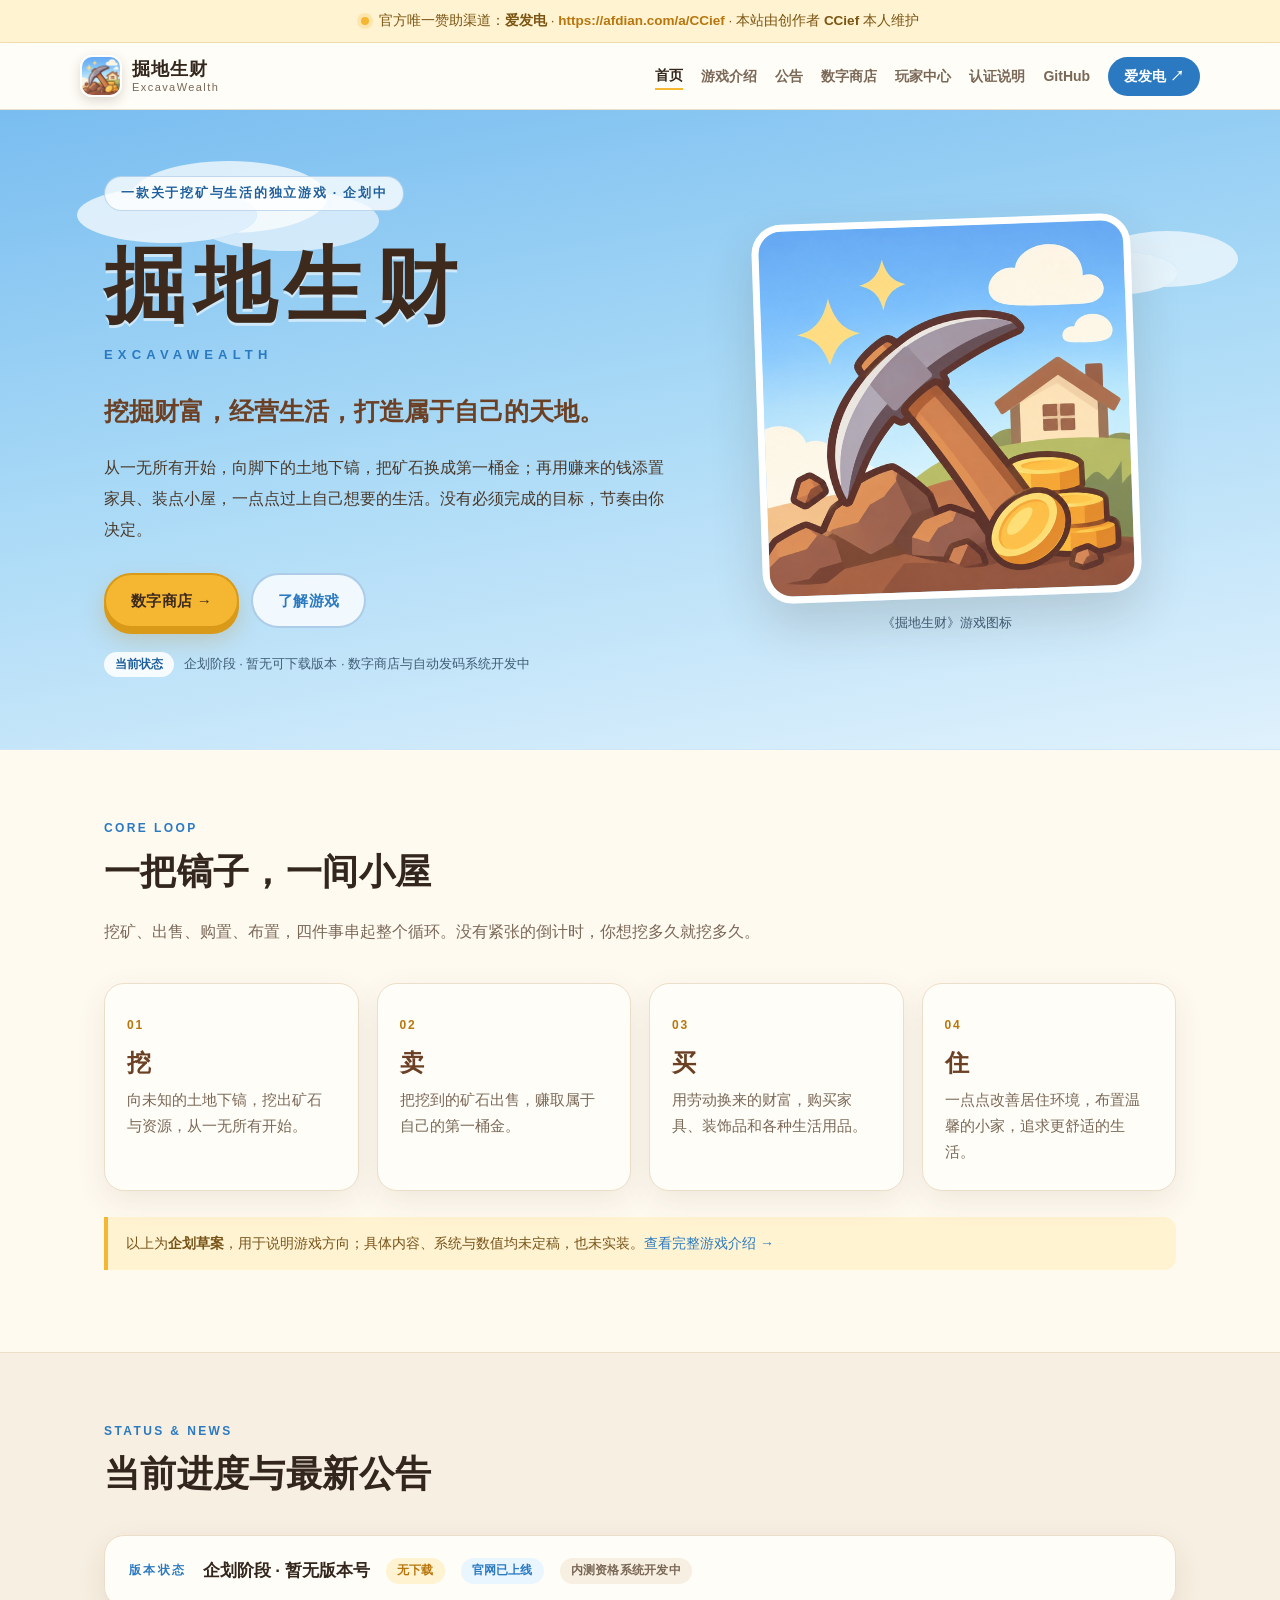
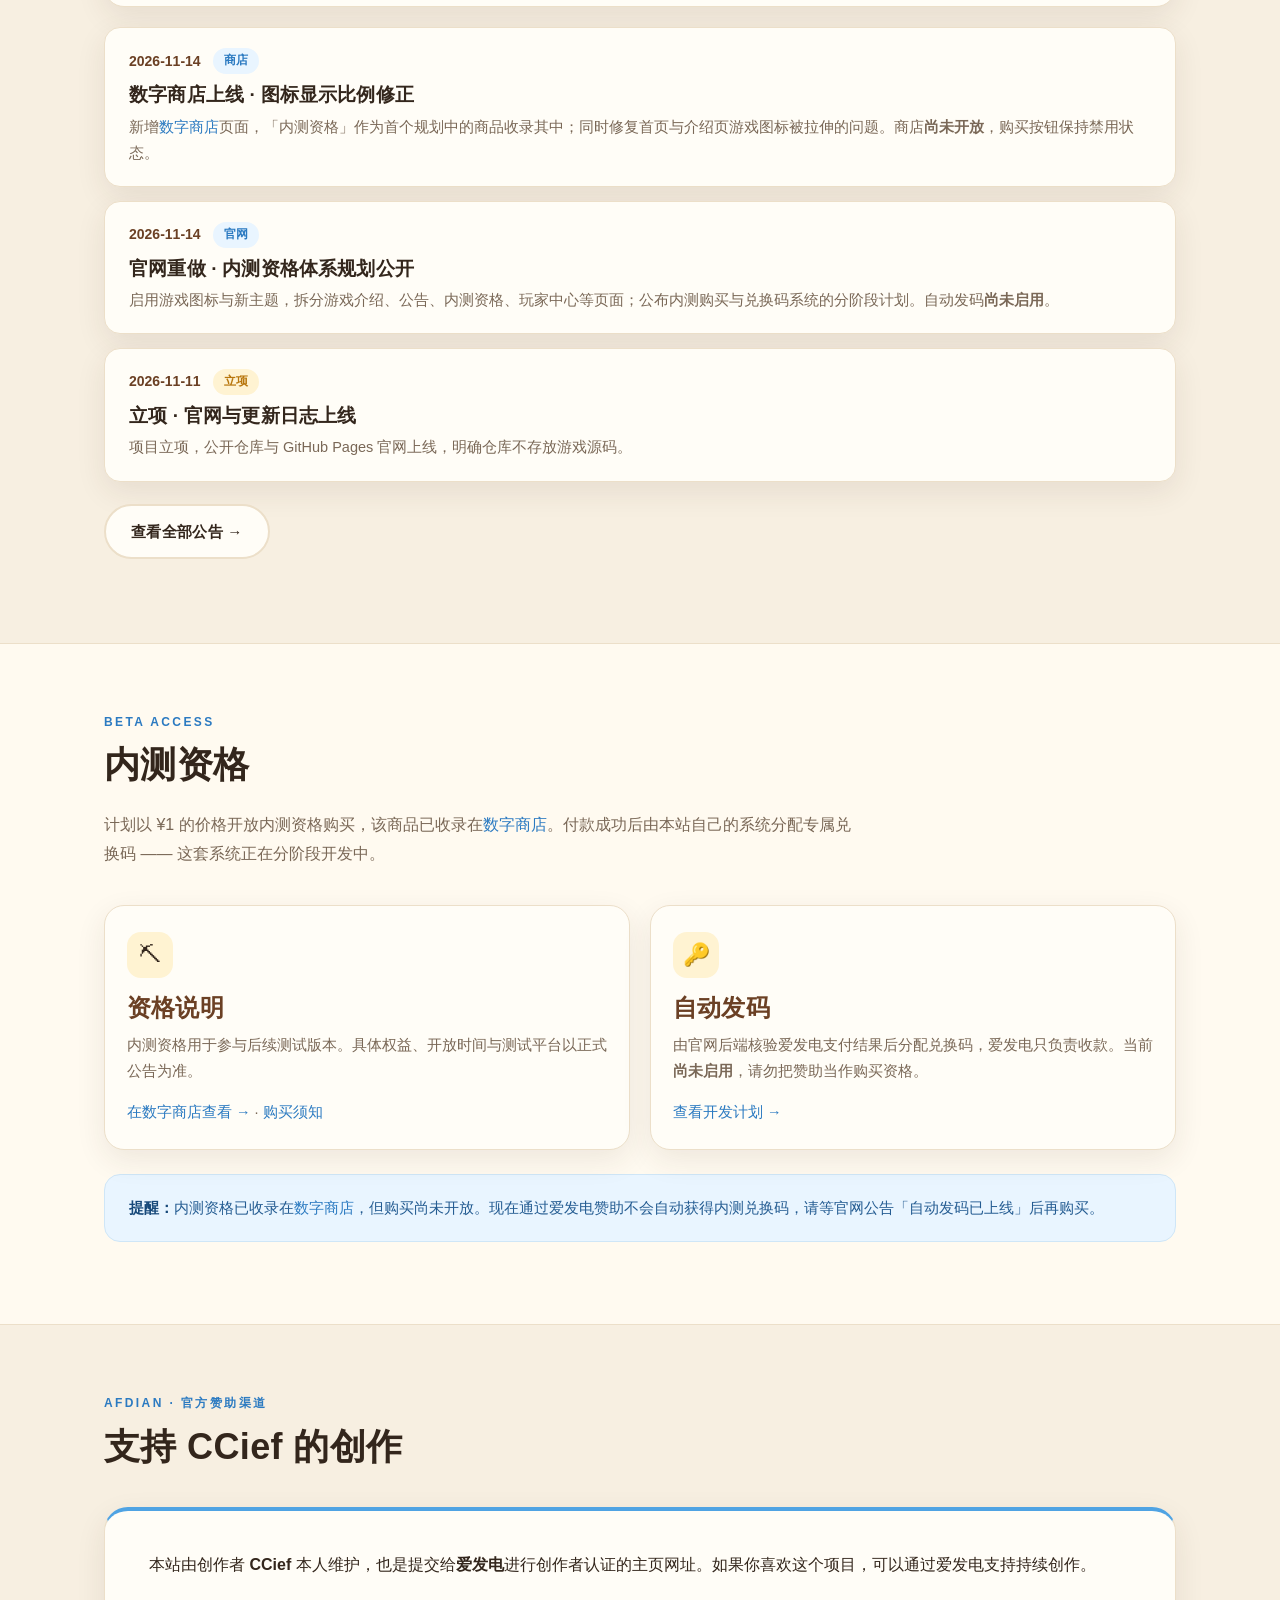
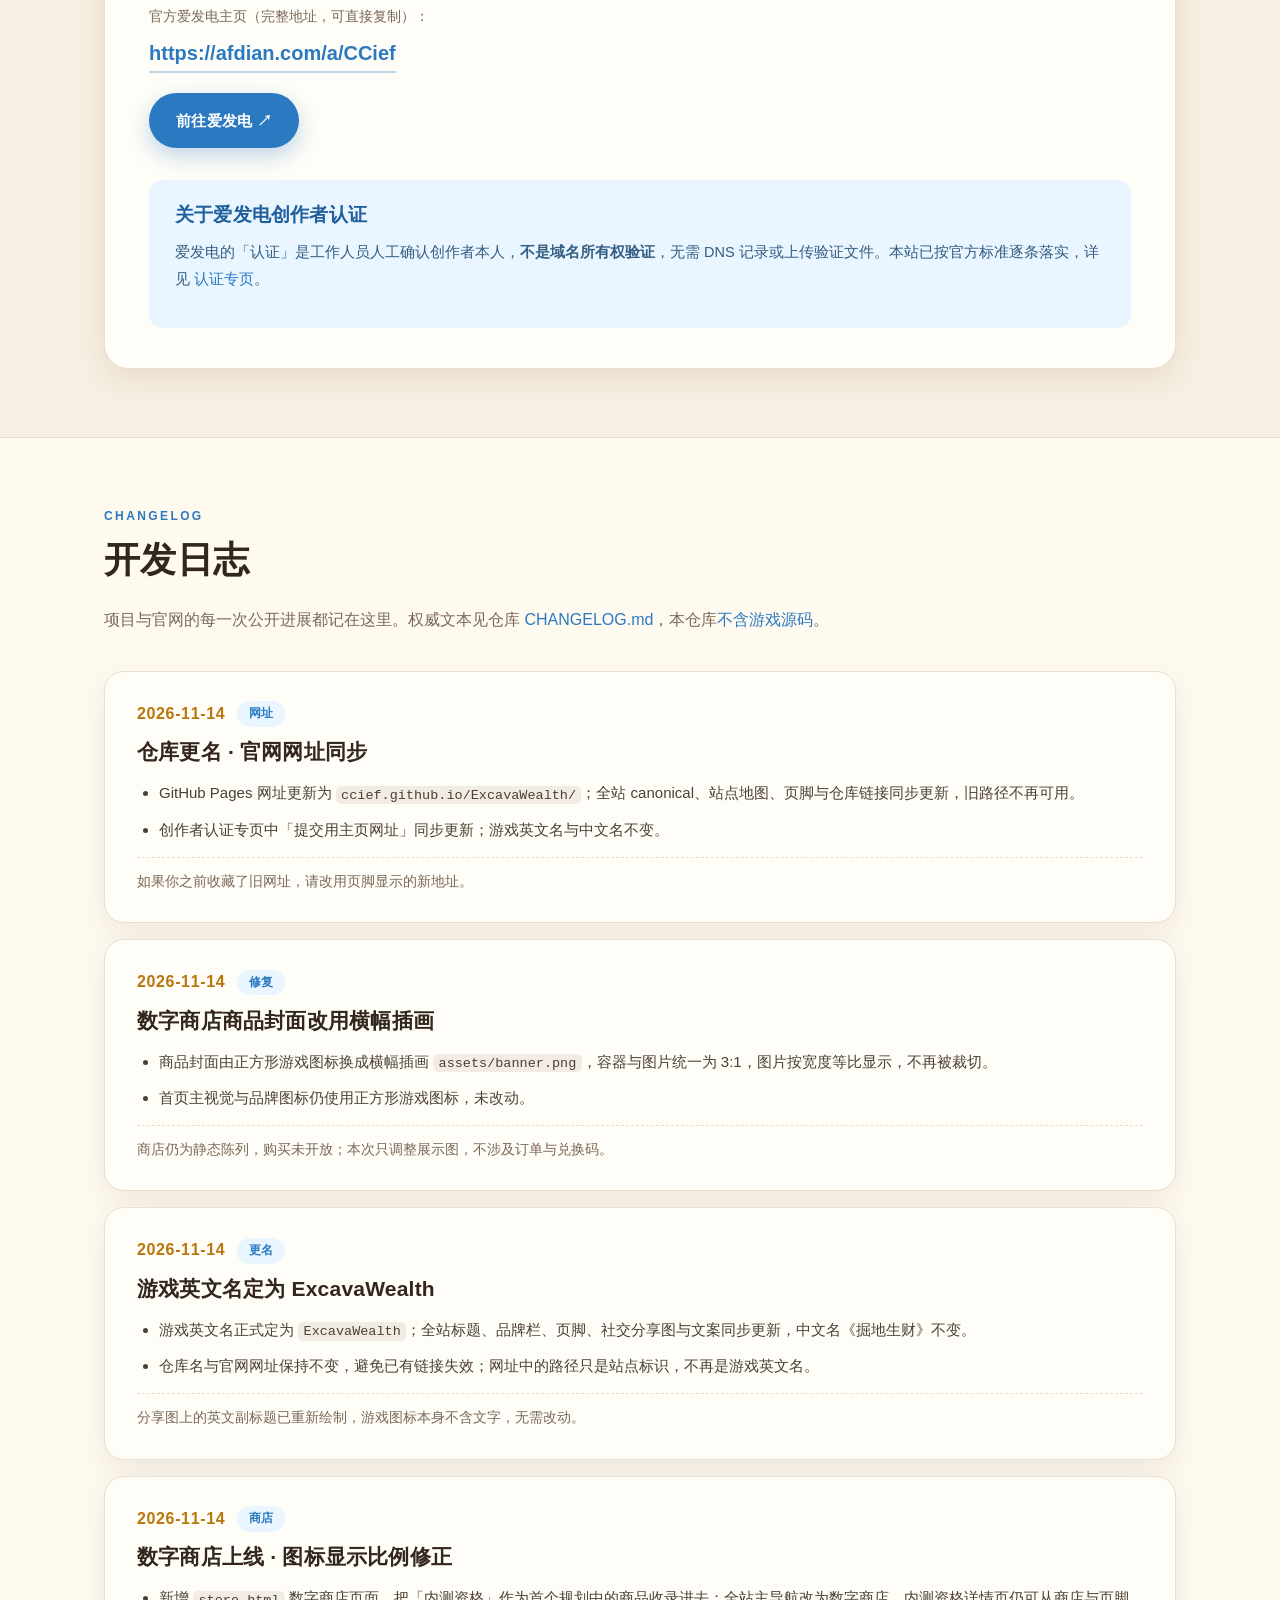
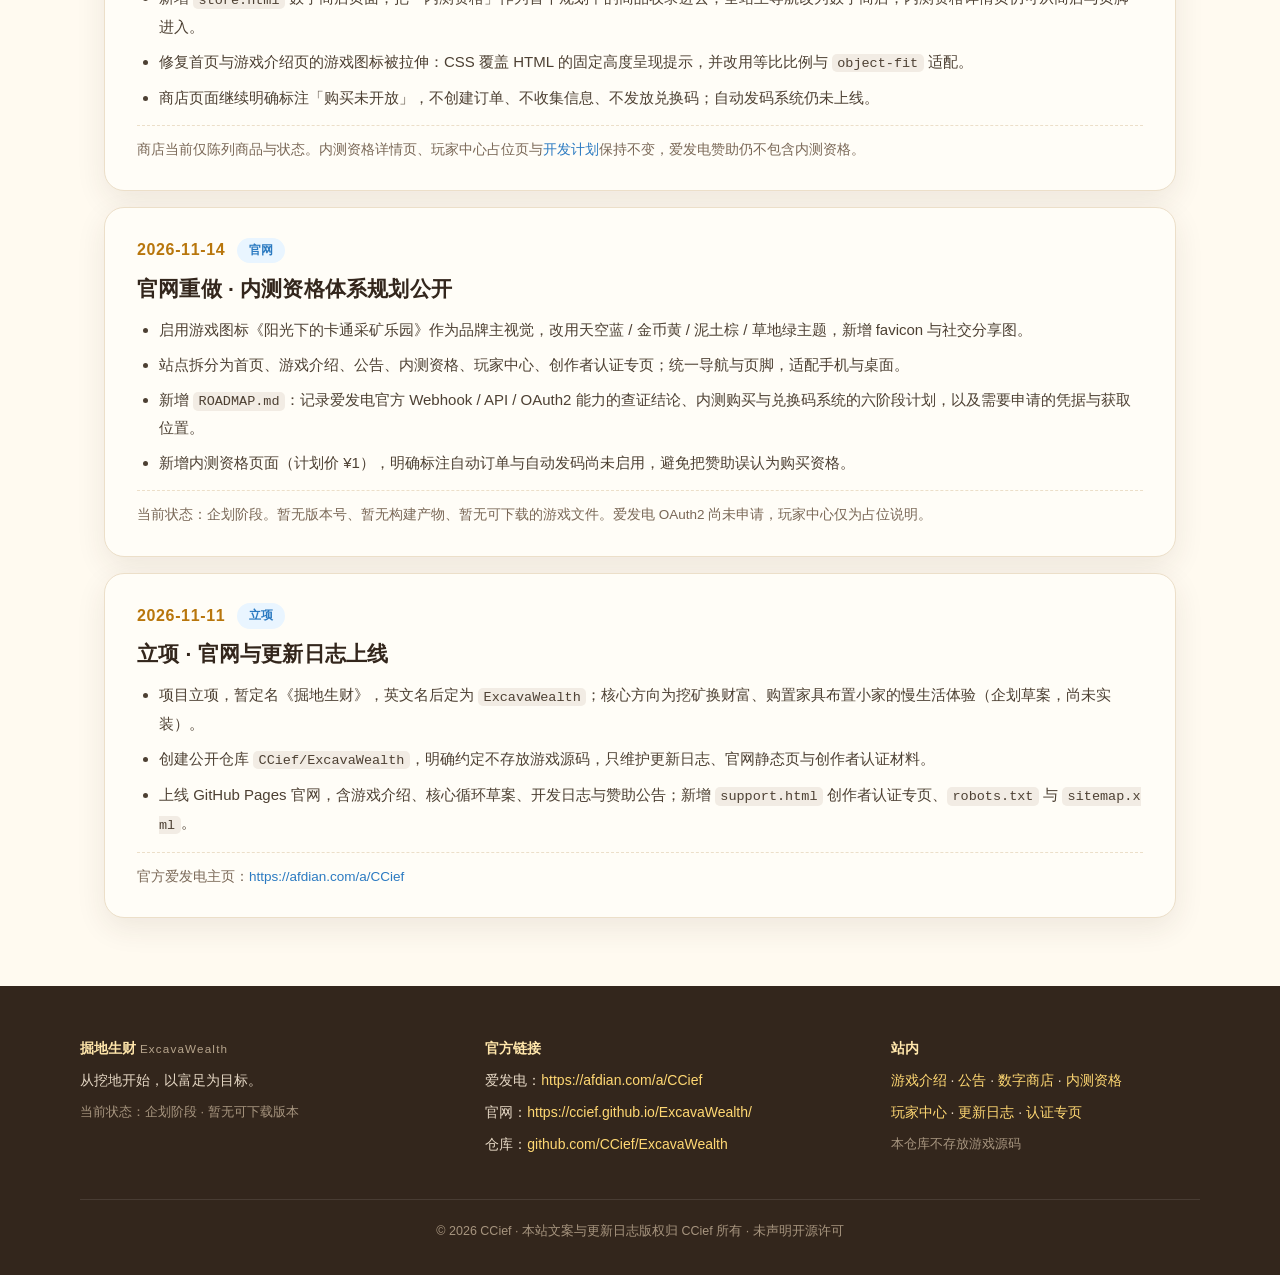
<file: index.html>
<!doctype html>
<html lang="zh-CN">
<head>
<meta charset="utf-8">
<meta name="viewport" content="width=device-width, initial-scale=1">
<title>掘地生财 ExcavaWealth · 官方网站</title>
<meta name="description" content="《掘地生财》官方网站：挖矿获取财富，购买家具装扮自己的家园。查看游戏介绍、开发公告、数字商店与更新日志。">
<meta name="author" content="CCief">
<meta name="theme-color" content="#4fa3e3">
<link rel="canonical" href="https://ccief.github.io/ExcavaWealth/">
<link rel="me" href="https://afdian.com/a/CCief">
<link rel="icon" href="favicon.ico" sizes="any">
<link rel="apple-touch-icon" href="assets/icon.png">
<meta property="og:type" content="website">
<meta property="og:title" content="掘地生财 ExcavaWealth · 官方网站">
<meta property="og:description" content="挖掘财富，经营生活，打造属于自己的天地。">
<meta property="og:image" content="https://ccief.github.io/ExcavaWealth/assets/og-image.png">
<link rel="stylesheet" href="assets/site.css">
</head>
<body>
<a class="skip" href="#main">跳到主要内容</a>

<div class="topbar">
  <span class="topbar-dot" aria-hidden="true"></span>
  <span>官方唯一赞助渠道：<strong>爱发电</strong> · <a href="https://afdian.com/a/CCief" rel="me">https://afdian.com/a/CCief</a> · 本站由创作者 <strong>CCief</strong> 本人维护</span>
</div>

<header class="site-header">
  <a class="brand" href="./">
    <img class="brand-icon" src="assets/icon.png" alt="《掘地生财》游戏图标：镐子、金币与小屋" width="42" height="42">
    <span class="brand-text"><b>掘地生财</b><small>ExcavaWealth</small></span>
  </a>
  <nav aria-label="主导航">
    <a href="./" aria-current="page">首页</a>
    <a href="game.html">游戏介绍</a>
    <a href="news.html">公告</a>
    <a href="store.html">数字商店</a>
    <a href="account.html">玩家中心</a>
    <a href="support.html">认证说明</a>
    <a href="https://github.com/CCief/ExcavaWealth">GitHub</a>
    <a class="nav-cta" href="https://afdian.com/a/CCief" rel="me">爱发电 ↗</a>
  </nav>
</header>

<main id="main">

  <section class="hero" aria-labelledby="hero-title">
    <div class="hero-inner">
      <div class="hero-grid">
        <div class="hero-copy">
          <p class="eyebrow">一款关于挖矿与生活的独立游戏 · 企划中</p>
          <h1 id="hero-title">掘地生财</h1>
          <p class="hero-en">ExcavaWealth</p>
          <p class="tagline">挖掘财富，经营生活，打造属于自己的天地。</p>
          <p class="hero-desc">从一无所有开始，向脚下的土地下镐，把矿石换成第一桶金；再用赚来的钱添置家具、装点小屋，一点点过上自己想要的生活。没有必须完成的目标，节奏由你决定。</p>
          <div class="hero-actions">
            <a class="btn btn-gold" href="store.html">数字商店 →</a>
            <a class="btn btn-soft" href="game.html">了解游戏</a>
          </div>
          <p class="hero-status"><span class="status-pill">当前状态</span> 企划阶段 · 暂无可下载版本 · 数字商店与自动发码系统开发中</p>
        </div>
        <figure class="hero-art">
          <img src="assets/icon.png" alt="《掘地生财》游戏图标：蓝天下的镐子、矿石、金币与一间小屋" width="640" height="640">
          <figcaption>《掘地生财》游戏图标</figcaption>
        </figure>
      </div>
    </div>
  </section>

  <section class="section" aria-labelledby="about-title">
    <div class="section-head">
      <p class="kicker">CORE LOOP</p>
      <h2 id="about-title">一把镐子，一间小屋</h2>
      <p class="lead">挖矿、出售、购置、布置，四件事串起整个循环。没有紧张的倒计时，你想挖多久就挖多久。</p>
    </div>
    <div class="grid-4">
      <article class="card">
        <span class="card-num">01</span>
        <h3>挖</h3>
        <p>向未知的土地下镐，挖出矿石与资源，从一无所有开始。</p>
      </article>
      <article class="card">
        <span class="card-num">02</span>
        <h3>卖</h3>
        <p>把挖到的矿石出售，赚取属于自己的第一桶金。</p>
      </article>
      <article class="card">
        <span class="card-num">03</span>
        <h3>买</h3>
        <p>用劳动换来的财富，购买家具、装饰品和各种生活用品。</p>
      </article>
      <article class="card">
        <span class="card-num">04</span>
        <h3>住</h3>
        <p>一点点改善居住环境，布置温馨的小家，追求更舒适的生活。</p>
      </article>
    </div>
    <p class="note">以上为<strong>企划草案</strong>，用于说明游戏方向；具体内容、系统与数值均未定稿，也未实装。<a href="game.html">查看完整游戏介绍 →</a></p>
  </section>

  <section class="section section-alt" aria-labelledby="status-title">
    <div class="section-head">
      <p class="kicker">STATUS &amp; NEWS</p>
      <h2 id="status-title">当前进度与最新公告</h2>
    </div>
    <div class="status-strip">
      <p class="kicker">版本状态</p>
      <strong>企划阶段 · 暂无版本号</strong>
      <span class="pill pill-gold">无下载</span>
      <span class="pill pill-sky">官网已上线</span>
      <span class="pill pill-muted">内测资格系统开发中</span>
    </div>
    <div class="news-list" style="margin-top:20px">
      <article class="news-item">
        <div class="news-meta"><time datetime="2026-11-14">2026-11-14</time><span class="pill pill-sky">商店</span></div>
        <h3>数字商店上线 · 图标显示比例修正</h3>
        <p>新增<a href="store.html">数字商店</a>页面，「内测资格」作为首个规划中的商品收录其中；同时修复首页与介绍页游戏图标被拉伸的问题。商店<strong>尚未开放</strong>，购买按钮保持禁用状态。</p>
      </article>
      <article class="news-item">
        <div class="news-meta"><time datetime="2026-11-14">2026-11-14</time><span class="pill pill-sky">官网</span></div>
        <h3>官网重做 · 内测资格体系规划公开</h3>
        <p>启用游戏图标与新主题，拆分游戏介绍、公告、内测资格、玩家中心等页面；公布内测购买与兑换码系统的分阶段计划。自动发码<strong>尚未启用</strong>。</p>
      </article>
      <article class="news-item">
        <div class="news-meta"><time datetime="2026-11-11">2026-11-11</time><span class="pill pill-gold">立项</span></div>
        <h3>立项 · 官网与更新日志上线</h3>
        <p>项目立项，公开仓库与 GitHub Pages 官网上线，明确仓库不存放游戏源码。</p>
      </article>
    </div>
    <p style="margin-top:22px"><a class="btn btn-outline" href="news.html">查看全部公告 →</a></p>
  </section>

  <section class="section" aria-labelledby="beta-title">
    <div class="section-head">
      <p class="kicker">BETA ACCESS</p>
      <h2 id="beta-title">内测资格</h2>
      <p class="lead">计划以 ¥1 的价格开放内测资格购买，该商品已收录在<a href="store.html">数字商店</a>。付款成功后由本站自己的系统分配专属兑换码 —— 这套系统正在分阶段开发中。</p>
    </div>
    <div class="grid-2">
      <div class="card">
        <span class="card-icon" aria-hidden="true">⛏</span>
        <h3>资格说明</h3>
        <p>内测资格用于参与后续测试版本。具体权益、开放时间与测试平台以正式公告为准。</p>
        <p style="margin-top:14px"><a href="store.html">在数字商店查看 →</a> · <a href="beta.html">购买须知</a></p>
      </div>
      <div class="card">
        <span class="card-icon" aria-hidden="true">🔑</span>
        <h3>自动发码</h3>
        <p>由官网后端核验爱发电支付结果后分配兑换码，爱发电只负责收款。当前<strong>尚未启用</strong>，请勿把赞助当作购买资格。</p>
        <p style="margin-top:14px"><a href="ROADMAP.md">查看开发计划 →</a></p>
      </div>
    </div>
    <p class="callout" style="margin-top:24px"><strong>提醒：</strong>内测资格已收录在<a href="store.html">数字商店</a>，但购买尚未开放。现在通过爱发电赞助不会自动获得内测兑换码，请等官网公告「自动发码已上线」后再购买。</p>
  </section>

  <section class="section section-alt" aria-labelledby="support-title">
    <div class="section-head">
      <p class="kicker">AFDIAN · 官方赞助渠道</p>
      <h2 id="support-title">支持 CCief 的创作</h2>
    </div>
    <div class="support-card">
      <p>本站由创作者 <strong>CCief</strong> 本人维护，也是提交给<strong>爱发电</strong>进行创作者认证的主页网址。如果你喜欢这个项目，可以通过爱发电支持持续创作。</p>
      <p class="support-url-label">官方爱发电主页（完整地址，可直接复制）：</p>
      <p class="support-url"><a href="https://afdian.com/a/CCief" rel="me">https://afdian.com/a/CCief</a></p>
      <p><a class="btn btn-sky" href="https://afdian.com/a/CCief" rel="me">前往爱发电 ↗</a></p>
      <div class="verify">
        <h3>关于爱发电创作者认证</h3>
        <p>爱发电的「认证」是工作人员人工确认创作者本人，<strong>不是域名所有权验证</strong>，无需 DNS 记录或上传验证文件。本站已按官方标准逐条落实，详见 <a href="support.html">认证专页</a>。</p>
      </div>
    </div>
  </section>

  <section id="changelog" class="section" aria-labelledby="log-title">
    <div class="section-head">
      <p class="kicker">CHANGELOG</p>
      <h2 id="log-title">开发日志</h2>
      <p class="lead">项目与官网的每一次公开进展都记在这里。权威文本见仓库 <a href="CHANGELOG.md">CHANGELOG.md</a>，本仓库<a href="https://github.com/CCief/ExcavaWealth">不含游戏源码</a>。</p>
    </div>

    <!-- CHANGELOG:START 本区为 CHANGELOG.md 的静态副本，新增日志时请同步更新两处 -->
    <article class="log-entry">
      <div class="log-meta"><time datetime="2026-11-14">2026-11-14</time><span class="log-tag">网址</span></div>
      <h3>仓库更名 · 官网网址同步</h3>
      <ul>
        <li>GitHub Pages 网址更新为 <code>ccief.github.io/ExcavaWealth/</code>；全站 canonical、站点地图、页脚与仓库链接同步更新，旧路径不再可用。</li>
        <li>创作者认证专页中「提交用主页网址」同步更新；游戏英文名与中文名不变。</li>
      </ul>
      <p class="log-note">如果你之前收藏了旧网址，请改用页脚显示的新地址。</p>
    </article>
    <article class="log-entry" style="margin-top:16px">
      <div class="log-meta"><time datetime="2026-11-14">2026-11-14</time><span class="log-tag">修复</span></div>
      <h3>数字商店商品封面改用横幅插画</h3>
      <ul>
        <li>商品封面由正方形游戏图标换成横幅插画 <code>assets/banner.png</code>，容器与图片统一为 3:1，图片按宽度等比显示，不再被裁切。</li>
        <li>首页主视觉与品牌图标仍使用正方形游戏图标，未改动。</li>
      </ul>
      <p class="log-note">商店仍为静态陈列，购买未开放；本次只调整展示图，不涉及订单与兑换码。</p>
    </article>
    <article class="log-entry" style="margin-top:16px">
      <div class="log-meta"><time datetime="2026-11-14">2026-11-14</time><span class="log-tag">更名</span></div>
      <h3>游戏英文名定为 ExcavaWealth</h3>
      <ul>
        <li>游戏英文名正式定为 <code>ExcavaWealth</code>；全站标题、品牌栏、页脚、社交分享图与文案同步更新，中文名《掘地生财》不变。</li>
        <li>仓库名与官网网址保持不变，避免已有链接失效；网址中的路径只是站点标识，不再是游戏英文名。</li>
      </ul>
      <p class="log-note">分享图上的英文副标题已重新绘制，游戏图标本身不含文字，无需改动。</p>
    </article>
    <article class="log-entry" style="margin-top:16px">
      <div class="log-meta"><time datetime="2026-11-14">2026-11-14</time><span class="log-tag">商店</span></div>
      <h3>数字商店上线 · 图标显示比例修正</h3>
      <ul>
        <li>新增 <code>store.html</code> 数字商店页面，把「内测资格」作为首个规划中的商品收录进去；全站主导航改为数字商店，内测资格详情页仍可从商店与页脚进入。</li>
        <li>修复首页与游戏介绍页的游戏图标被拉伸：CSS 覆盖 HTML 的固定高度呈现提示，并改用等比比例与 <code>object-fit</code> 适配。</li>
        <li>商店页面继续明确标注「购买未开放」，不创建订单、不收集信息、不发放兑换码；自动发码系统仍未上线。</li>
      </ul>
      <p class="log-note">商店当前仅陈列商品与状态。内测资格详情页、玩家中心占位页与<a href="ROADMAP.md">开发计划</a>保持不变，爱发电赞助仍不包含内测资格。</p>
    </article>
    <article class="log-entry" style="margin-top:16px">
      <div class="log-meta"><time datetime="2026-11-14">2026-11-14</time><span class="log-tag">官网</span></div>
      <h3>官网重做 · 内测资格体系规划公开</h3>
      <ul>
        <li>启用游戏图标《阳光下的卡通采矿乐园》作为品牌主视觉，改用天空蓝 / 金币黄 / 泥土棕 / 草地绿主题，新增 favicon 与社交分享图。</li>
        <li>站点拆分为首页、游戏介绍、公告、内测资格、玩家中心、创作者认证专页；统一导航与页脚，适配手机与桌面。</li>
        <li>新增 <code>ROADMAP.md</code>：记录爱发电官方 Webhook / API / OAuth2 能力的查证结论、内测购买与兑换码系统的六阶段计划，以及需要申请的凭据与获取位置。</li>
        <li>新增内测资格页面（计划价 ¥1），明确标注自动订单与自动发码尚未启用，避免把赞助误认为购买资格。</li>
      </ul>
      <p class="log-note">当前状态：企划阶段。暂无版本号、暂无构建产物、暂无可下载的游戏文件。爱发电 OAuth2 尚未申请，玩家中心仅为占位说明。</p>
    </article>
    <article class="log-entry" style="margin-top:16px">
      <div class="log-meta"><time datetime="2026-11-11">2026-11-11</time><span class="log-tag">立项</span></div>
      <h3>立项 · 官网与更新日志上线</h3>
      <ul>
        <li>项目立项，暂定名《掘地生财》，英文名后定为 <code>ExcavaWealth</code>；核心方向为挖矿换财富、购置家具布置小家的慢生活体验（企划草案，尚未实装）。</li>
        <li>创建公开仓库 <code>CCief/ExcavaWealth</code>，明确约定不存放游戏源码，只维护更新日志、官网静态页与创作者认证材料。</li>
        <li>上线 GitHub Pages 官网，含游戏介绍、核心循环草案、开发日志与赞助公告；新增 <code>support.html</code> 创作者认证专页、<code>robots.txt</code> 与 <code>sitemap.xml</code>。</li>
      </ul>
      <p class="log-note">官方爱发电主页：<a href="https://afdian.com/a/CCief" rel="me">https://afdian.com/a/CCief</a></p>
    </article>
    <!-- CHANGELOG:END -->
  </section>

</main>

<footer class="site-footer">
  <div class="footer-grid">
    <div>
      <p class="footer-title">掘地生财 <small>ExcavaWealth</small></p>
      <p>从挖地开始，以富足为目标。</p>
      <p class="footer-muted">当前状态：企划阶段 · 暂无可下载版本</p>
    </div>
    <div>
      <p class="footer-title">官方链接</p>
      <p>爱发电：<a href="https://afdian.com/a/CCief" rel="me">https://afdian.com/a/CCief</a></p>
      <p>官网：<a href="https://ccief.github.io/ExcavaWealth/">https://ccief.github.io/ExcavaWealth/</a></p>
      <p>仓库：<a href="https://github.com/CCief/ExcavaWealth">github.com/CCief/ExcavaWealth</a></p>
    </div>
    <div>
      <p class="footer-title">站内</p>
      <p><a href="game.html">游戏介绍</a> · <a href="news.html">公告</a> · <a href="store.html">数字商店</a> · <a href="beta.html">内测资格</a></p>
      <p><a href="account.html">玩家中心</a> · <a href="CHANGELOG.md">更新日志</a> · <a href="support.html">认证专页</a></p>
      <p class="footer-muted">本仓库不存放游戏源码</p>
    </div>
  </div>
  <p class="copyright">© 2026 CCief · 本站文案与更新日志版权归 CCief 所有 · 未声明开源许可</p>
</footer>
</body>
</html>
</file>
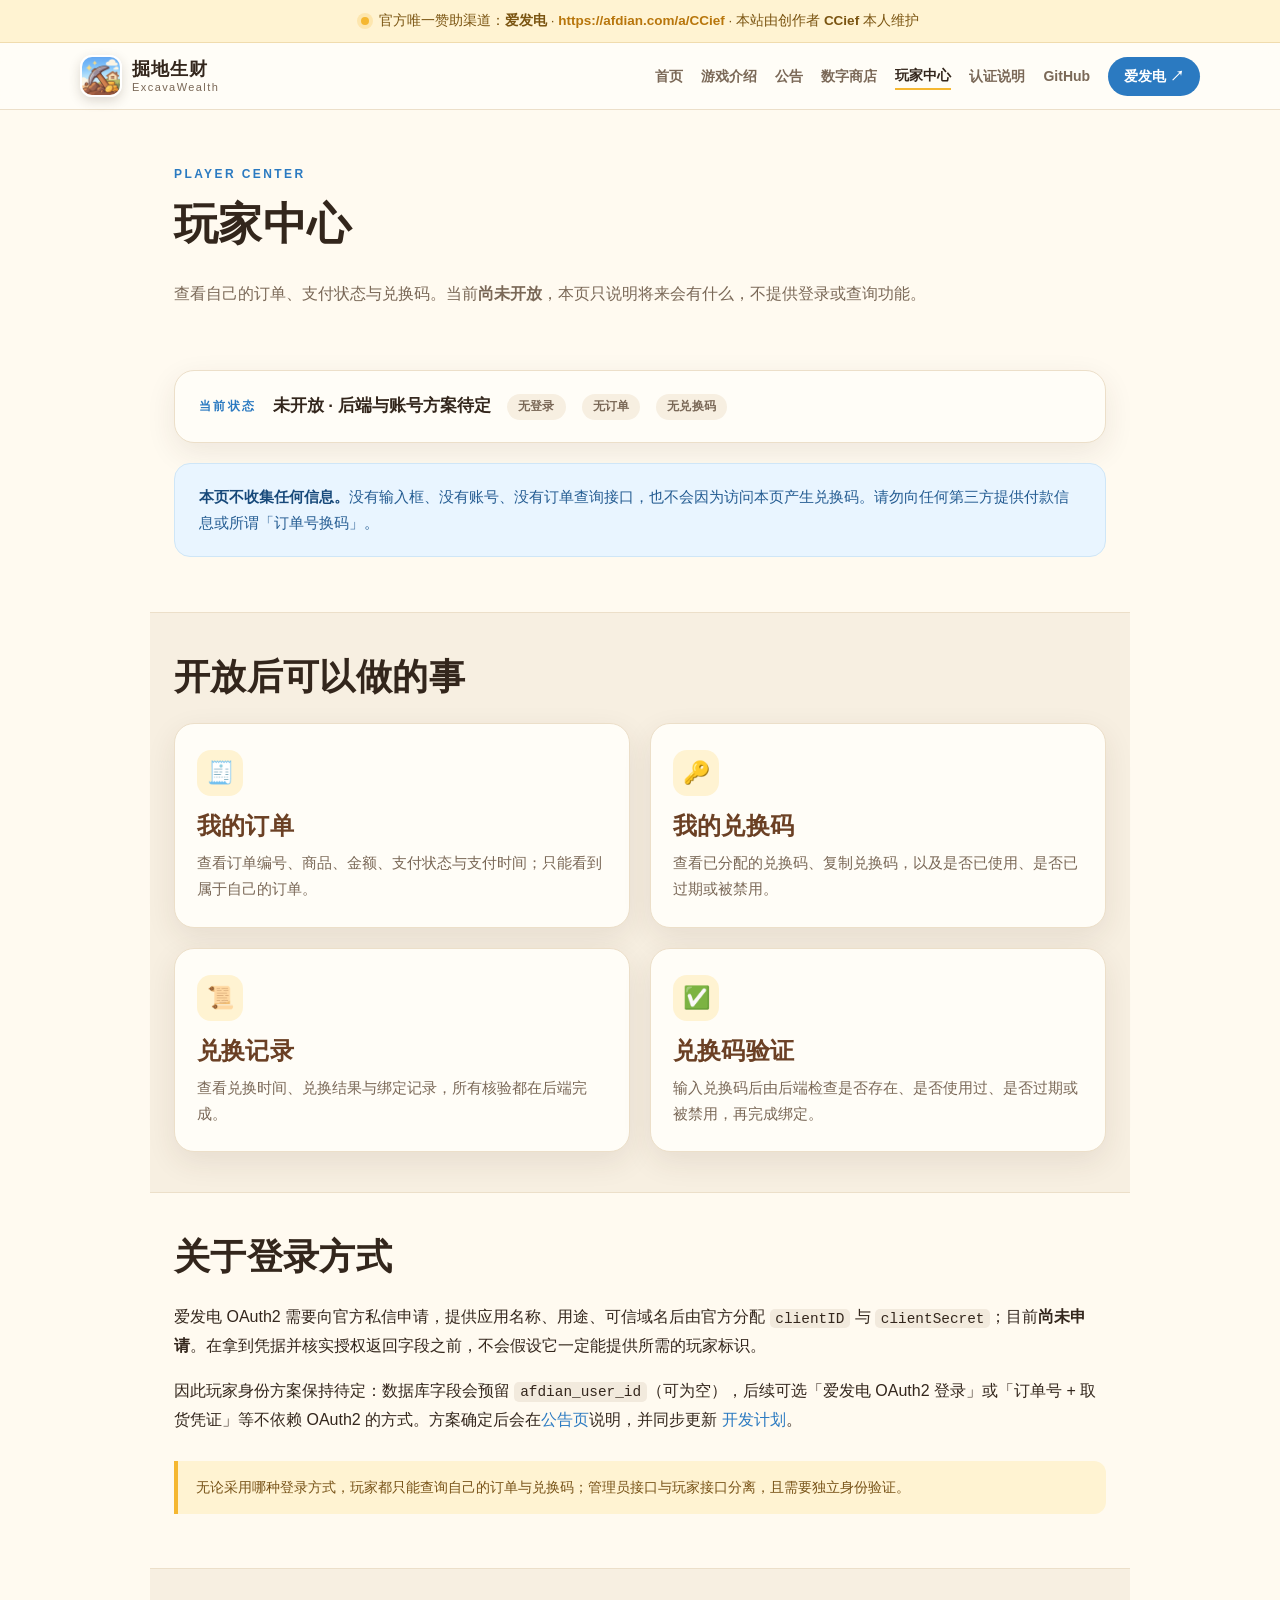
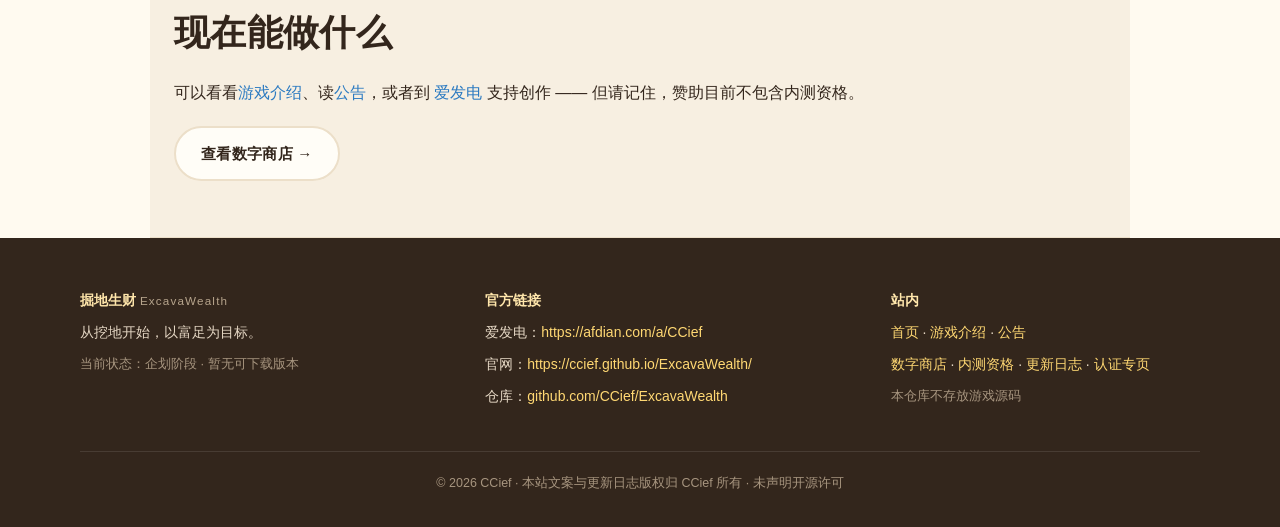
<file: account.html>
<!doctype html>
<html lang="zh-CN">
<head>
<meta charset="utf-8">
<meta name="viewport" content="width=device-width, initial-scale=1">
<title>玩家中心 · 掘地生财 ExcavaWealth</title>
<meta name="description" content="《掘地生财》玩家中心：订单查询、兑换码领取与兑换记录。当前未开放，仅为功能说明。">
<meta name="author" content="CCief">
<meta name="theme-color" content="#4fa3e3">
<link rel="canonical" href="https://ccief.github.io/ExcavaWealth/account.html">
<link rel="me" href="https://afdian.com/a/CCief">
<link rel="icon" href="favicon.ico" sizes="any">
<link rel="apple-touch-icon" href="assets/icon.png">
<link rel="stylesheet" href="assets/site.css">
</head>
<body>
<a class="skip" href="#main">跳到主要内容</a>

<div class="topbar">
  <span class="topbar-dot" aria-hidden="true"></span>
  <span>官方唯一赞助渠道：<strong>爱发电</strong> · <a href="https://afdian.com/a/CCief" rel="me">https://afdian.com/a/CCief</a> · 本站由创作者 <strong>CCief</strong> 本人维护</span>
</div>

<header class="site-header">
  <a class="brand" href="./">
    <img class="brand-icon" src="assets/icon.png" alt="《掘地生财》游戏图标" width="42" height="42">
    <span class="brand-text"><b>掘地生财</b><small>ExcavaWealth</small></span>
  </a>
  <nav aria-label="主导航">
    <a href="./">首页</a>
    <a href="game.html">游戏介绍</a>
    <a href="news.html">公告</a>
    <a href="store.html">数字商店</a>
    <a href="account.html" aria-current="page">玩家中心</a>
    <a href="support.html">认证说明</a>
    <a href="https://github.com/CCief/ExcavaWealth">GitHub</a>
    <a class="nav-cta" href="https://afdian.com/a/CCief" rel="me">爱发电 ↗</a>
  </nav>
</header>

<main id="main" class="page-main">
  <div class="page-head">
    <p class="kicker">PLAYER CENTER</p>
    <h1>玩家中心</h1>
    <p class="lead">查看自己的订单、支付状态与兑换码。当前<strong>尚未开放</strong>，本页只说明将来会有什么，不提供登录或查询功能。</p>
  </div>

  <section class="section" aria-labelledby="state-title">
    <div class="status-strip">
      <p class="kicker">当前状态</p>
      <strong>未开放 · 后端与账号方案待定</strong>
      <span class="pill pill-muted">无登录</span>
      <span class="pill pill-muted">无订单</span>
      <span class="pill pill-muted">无兑换码</span>
    </div>
    <p class="callout" style="margin-top:20px"><strong>本页不收集任何信息。</strong>没有输入框、没有账号、没有订单查询接口，也不会因为访问本页产生兑换码。请勿向任何第三方提供付款信息或所谓「订单号换码」。</p>
  </section>

  <section class="section section-alt" aria-labelledby="planned-title">
    <h2 id="planned-title">开放后可以做的事</h2>
    <div class="grid-2" style="margin-top:20px">
      <article class="card">
        <span class="card-icon" aria-hidden="true">🧾</span>
        <h3>我的订单</h3>
        <p>查看订单编号、商品、金额、支付状态与支付时间；只能看到属于自己的订单。</p>
      </article>
      <article class="card">
        <span class="card-icon" aria-hidden="true">🔑</span>
        <h3>我的兑换码</h3>
        <p>查看已分配的兑换码、复制兑换码，以及是否已使用、是否已过期或被禁用。</p>
      </article>
      <article class="card">
        <span class="card-icon" aria-hidden="true">📜</span>
        <h3>兑换记录</h3>
        <p>查看兑换时间、兑换结果与绑定记录，所有核验都在后端完成。</p>
      </article>
      <article class="card">
        <span class="card-icon" aria-hidden="true">✅</span>
        <h3>兑换码验证</h3>
        <p>输入兑换码后由后端检查是否存在、是否使用过、是否过期或被禁用，再完成绑定。</p>
      </article>
    </div>
  </section>

  <section class="section" aria-labelledby="identity-title">
    <h2 id="identity-title">关于登录方式</h2>
    <p>爱发电 OAuth2 需要向官方私信申请，提供应用名称、用途、可信域名后由官方分配 <code>clientID</code> 与 <code>clientSecret</code>；目前<strong>尚未申请</strong>。在拿到凭据并核实授权返回字段之前，不会假设它一定能提供所需的玩家标识。</p>
    <p>因此玩家身份方案保持待定：数据库字段会预留 <code>afdian_user_id</code>（可为空），后续可选「爱发电 OAuth2 登录」或「订单号 + 取货凭证」等不依赖 OAuth2 的方式。方案确定后会在<a href="news.html">公告页</a>说明，并同步更新 <a href="ROADMAP.md">开发计划</a>。</p>
    <p class="note">无论采用哪种登录方式，玩家都只能查询自己的订单与兑换码；管理员接口与玩家接口分离，且需要独立身份验证。</p>
  </section>

  <section class="section section-alt" aria-labelledby="links-title">
    <h2 id="links-title">现在能做什么</h2>
    <p>可以看看<a href="game.html">游戏介绍</a>、读<a href="news.html">公告</a>，或者到 <a href="https://afdian.com/a/CCief" rel="me">爱发电</a> 支持创作 —— 但请记住，赞助目前不包含内测资格。</p>
    <p style="margin-top:18px"><a class="btn btn-outline" href="store.html">查看数字商店 →</a></p>
  </section>
</main>

<footer class="site-footer">
  <div class="footer-grid">
    <div>
      <p class="footer-title">掘地生财 <small>ExcavaWealth</small></p>
      <p>从挖地开始，以富足为目标。</p>
      <p class="footer-muted">当前状态：企划阶段 · 暂无可下载版本</p>
    </div>
    <div>
      <p class="footer-title">官方链接</p>
      <p>爱发电：<a href="https://afdian.com/a/CCief" rel="me">https://afdian.com/a/CCief</a></p>
      <p>官网：<a href="https://ccief.github.io/ExcavaWealth/">https://ccief.github.io/ExcavaWealth/</a></p>
      <p>仓库：<a href="https://github.com/CCief/ExcavaWealth">github.com/CCief/ExcavaWealth</a></p>
    </div>
    <div>
      <p class="footer-title">站内</p>
      <p><a href="./">首页</a> · <a href="game.html">游戏介绍</a> · <a href="news.html">公告</a></p>
      <p><a href="store.html">数字商店</a> · <a href="beta.html">内测资格</a> · <a href="CHANGELOG.md">更新日志</a> · <a href="support.html">认证专页</a></p>
      <p class="footer-muted">本仓库不存放游戏源码</p>
    </div>
  </div>
  <p class="copyright">© 2026 CCief · 本站文案与更新日志版权归 CCief 所有 · 未声明开源许可</p>
</footer>
</body>
</html>
</file>
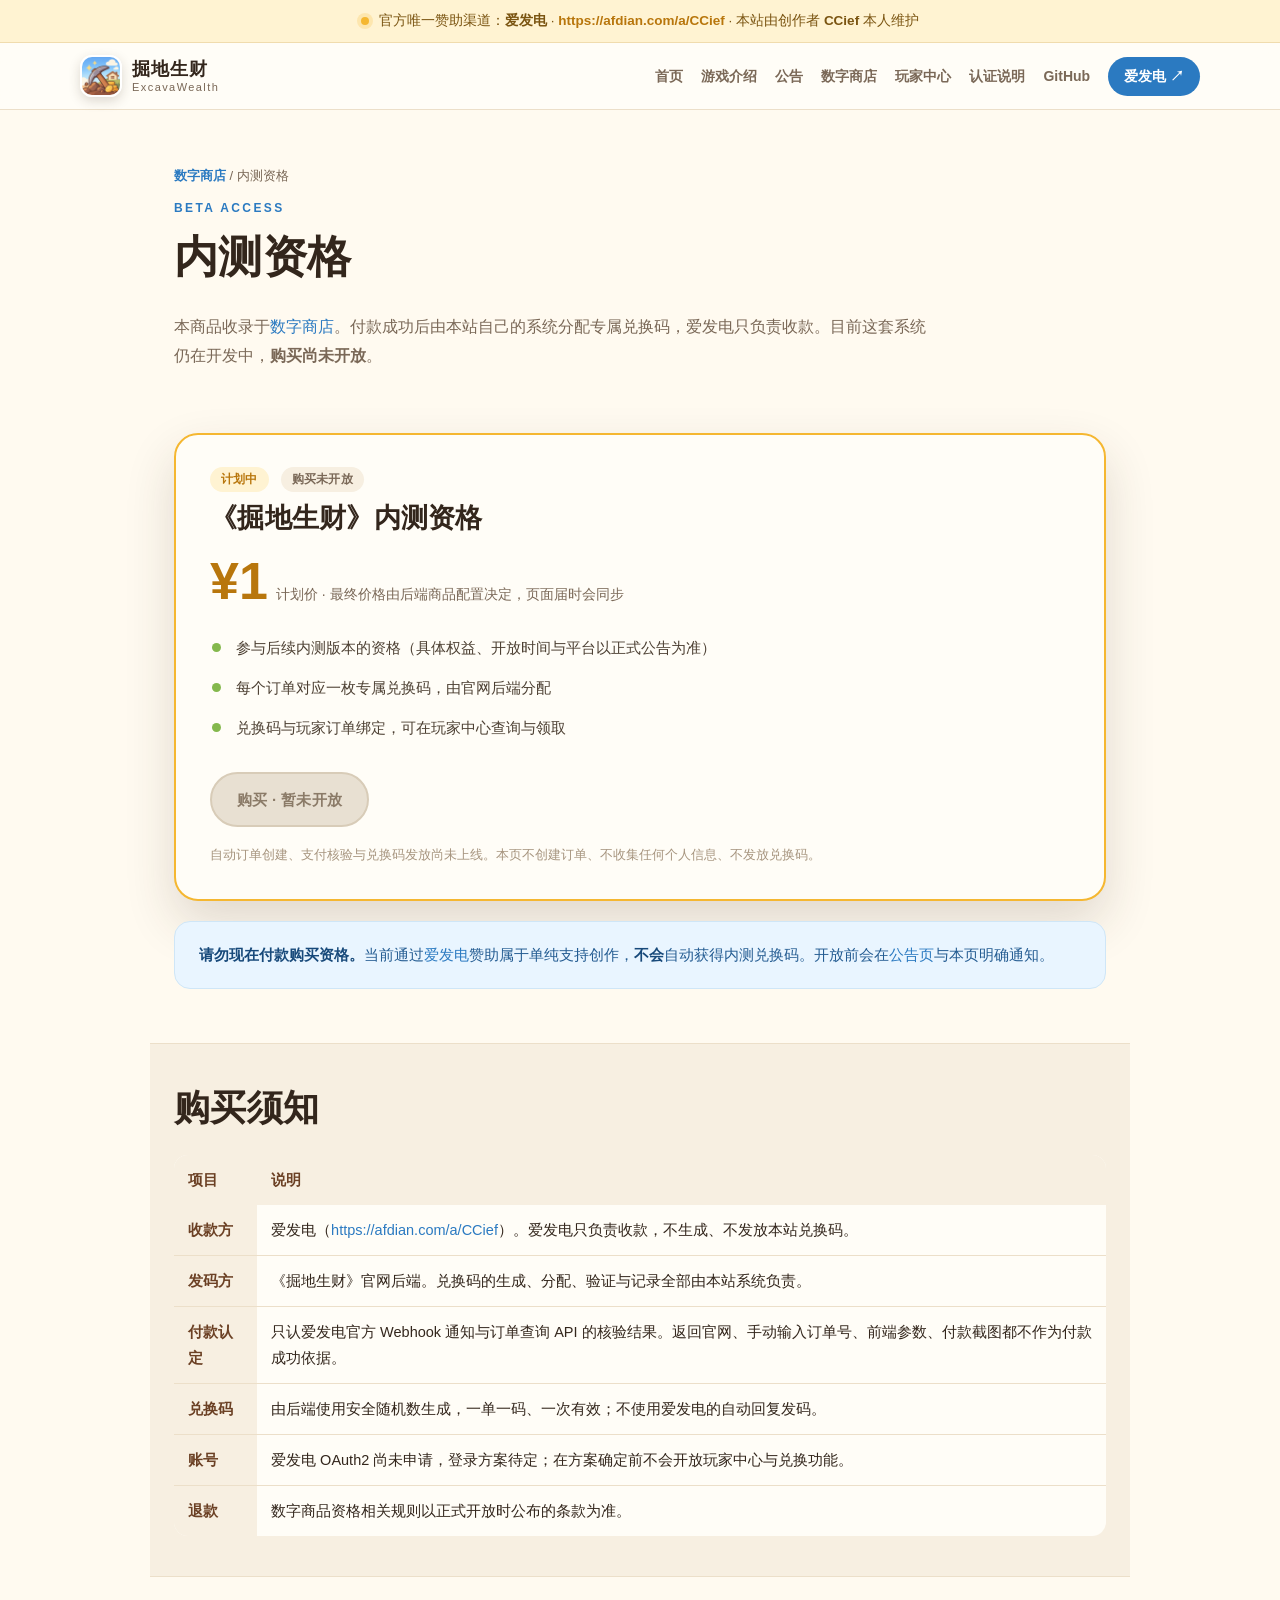
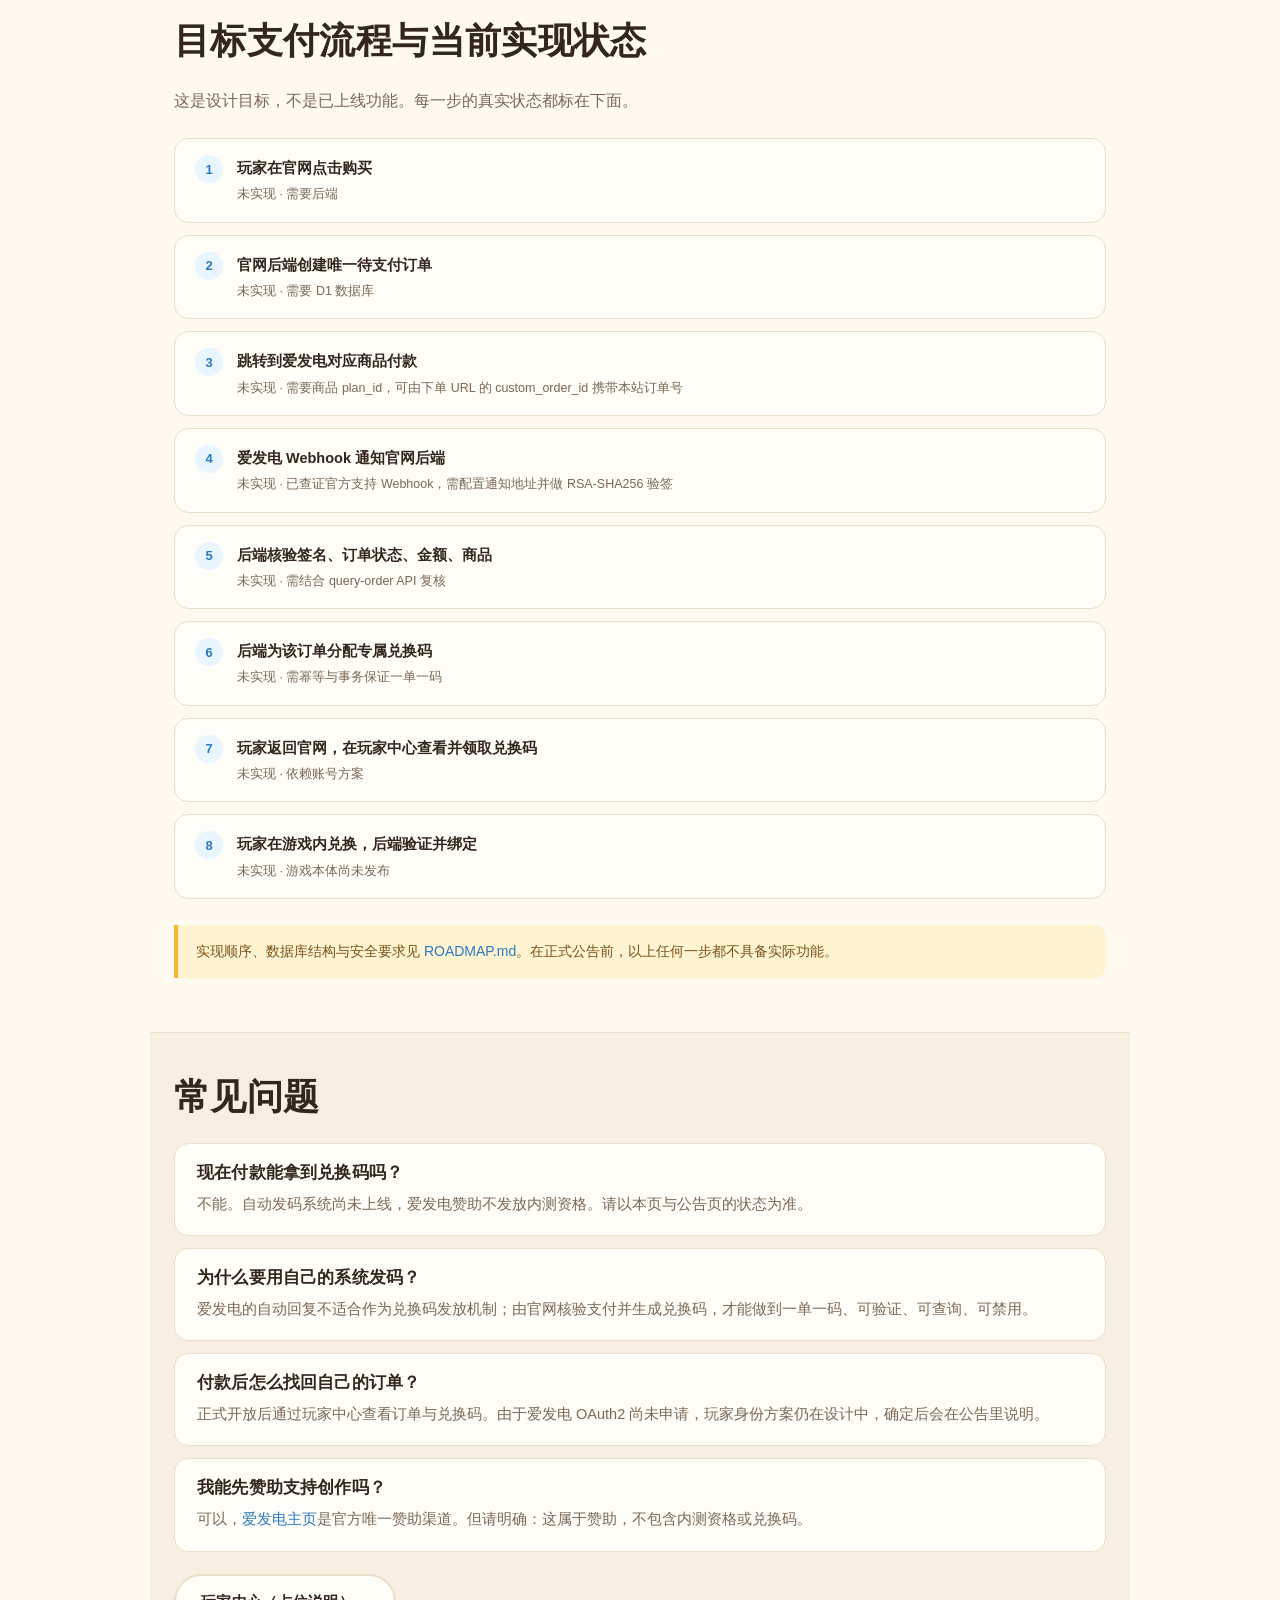
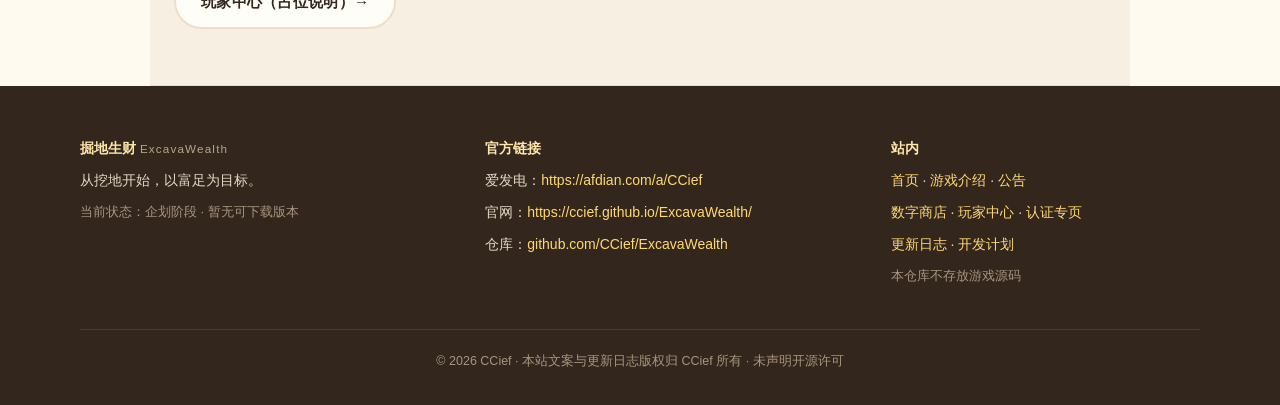
<file: beta.html>
<!doctype html>
<html lang="zh-CN">
<head>
<meta charset="utf-8">
<meta name="viewport" content="width=device-width, initial-scale=1">
<title>内测资格 · 掘地生财 ExcavaWealth</title>
<meta name="description" content="《掘地生财》内测资格购买说明：计划价 ¥1、资格说明、购买须知与自动发码系统当前状态。">
<meta name="author" content="CCief">
<meta name="theme-color" content="#4fa3e3">
<link rel="canonical" href="https://ccief.github.io/ExcavaWealth/beta.html">
<link rel="me" href="https://afdian.com/a/CCief">
<link rel="icon" href="favicon.ico" sizes="any">
<link rel="apple-touch-icon" href="assets/icon.png">
<link rel="stylesheet" href="assets/site.css">
</head>
<body>
<a class="skip" href="#main">跳到主要内容</a>

<div class="topbar">
  <span class="topbar-dot" aria-hidden="true"></span>
  <span>官方唯一赞助渠道：<strong>爱发电</strong> · <a href="https://afdian.com/a/CCief" rel="me">https://afdian.com/a/CCief</a> · 本站由创作者 <strong>CCief</strong> 本人维护</span>
</div>

<header class="site-header">
  <a class="brand" href="./">
    <img class="brand-icon" src="assets/icon.png" alt="《掘地生财》游戏图标" width="42" height="42">
    <span class="brand-text"><b>掘地生财</b><small>ExcavaWealth</small></span>
  </a>
  <nav aria-label="主导航">
    <a href="./">首页</a>
    <a href="game.html">游戏介绍</a>
    <a href="news.html">公告</a>
    <a href="store.html">数字商店</a>
    <a href="account.html">玩家中心</a>
    <a href="support.html">认证说明</a>
    <a href="https://github.com/CCief/ExcavaWealth">GitHub</a>
    <a class="nav-cta" href="https://afdian.com/a/CCief" rel="me">爱发电 ↗</a>
  </nav>
</header>

<main id="main" class="page-main">
  <div class="page-head">
    <p class="breadcrumb"><a href="store.html">数字商店</a> / 内测资格</p>
    <p class="kicker">BETA ACCESS</p>
    <h1>内测资格</h1>
    <p class="lead">本商品收录于<a href="store.html">数字商店</a>。付款成功后由本站自己的系统分配专属兑换码，爱发电只负责收款。目前这套系统仍在开发中，<strong>购买尚未开放</strong>。</p>
  </div>

  <section class="section" aria-labelledby="product-title">
    <div class="product-card">
      <div class="news-meta"><span class="pill pill-gold">计划中</span><span class="pill pill-muted">购买未开放</span></div>
      <h2 id="product-title">《掘地生财》内测资格</h2>
      <div class="price"><b>¥1</b><span>计划价 · 最终价格由后端商品配置决定，页面届时会同步</span></div>
      <ul class="product-list">
        <li>参与后续内测版本的资格（具体权益、开放时间与平台以正式公告为准）</li>
        <li>每个订单对应一枚专属兑换码，由官网后端分配</li>
        <li>兑换码与玩家订单绑定，可在玩家中心查询与领取</li>
      </ul>
      <p><span class="btn is-disabled" aria-disabled="true">购买 · 暂未开放</span></p>
      <p class="footer-muted" style="margin:12px 0 0">自动订单创建、支付核验与兑换码发放尚未上线。本页不创建订单、不收集任何个人信息、不发放兑换码。</p>
    </div>
    <p class="callout" style="margin-top:20px"><strong>请勿现在付款购买资格。</strong>当前通过<a href="https://afdian.com/a/CCief" rel="me">爱发电</a>赞助属于单纯支持创作，<strong>不会</strong>自动获得内测兑换码。开放前会在<a href="news.html">公告页</a>与本页明确通知。</p>
  </section>

  <section class="section section-alt" aria-labelledby="notice-title">
    <h2 id="notice-title">购买须知</h2>
    <table class="table">
      <thead><tr><th scope="col">项目</th><th scope="col">说明</th></tr></thead>
      <tbody>
        <tr><th scope="row">收款方</th><td>爱发电（<a href="https://afdian.com/a/CCief" rel="me">https://afdian.com/a/CCief</a>）。爱发电只负责收款，不生成、不发放本站兑换码。</td></tr>
        <tr><th scope="row">发码方</th><td>《掘地生财》官网后端。兑换码的生成、分配、验证与记录全部由本站系统负责。</td></tr>
        <tr><th scope="row">付款认定</th><td>只认爱发电官方 Webhook 通知与订单查询 API 的核验结果。返回官网、手动输入订单号、前端参数、付款截图都不作为付款成功依据。</td></tr>
        <tr><th scope="row">兑换码</th><td>由后端使用安全随机数生成，一单一码、一次有效；不使用爱发电的自动回复发码。</td></tr>
        <tr><th scope="row">账号</th><td>爱发电 OAuth2 尚未申请，登录方案待定；在方案确定前不会开放玩家中心与兑换功能。</td></tr>
        <tr><th scope="row">退款</th><td>数字商品资格相关规则以正式开放时公布的条款为准。</td></tr>
      </tbody>
    </table>
  </section>

  <section class="section" aria-labelledby="flow-title">
    <h2 id="flow-title">目标支付流程与当前实现状态</h2>
    <p class="lead">这是设计目标，不是已上线功能。每一步的真实状态都标在下面。</p>
    <ol class="steps" style="margin-top:22px">
      <li><p><strong>玩家在官网点击购买</strong><span class="step-state">未实现 · 需要后端</span></p></li>
      <li><p><strong>官网后端创建唯一待支付订单</strong><span class="step-state">未实现 · 需要 D1 数据库</span></p></li>
      <li><p><strong>跳转到爱发电对应商品付款</strong><span class="step-state">未实现 · 需要商品 plan_id，可由下单 URL 的 custom_order_id 携带本站订单号</span></p></li>
      <li><p><strong>爱发电 Webhook 通知官网后端</strong><span class="step-state">未实现 · 已查证官方支持 Webhook，需配置通知地址并做 RSA-SHA256 验签</span></p></li>
      <li><p><strong>后端核验签名、订单状态、金额、商品</strong><span class="step-state">未实现 · 需结合 query-order API 复核</span></p></li>
      <li><p><strong>后端为该订单分配专属兑换码</strong><span class="step-state">未实现 · 需幂等与事务保证一单一码</span></p></li>
      <li><p><strong>玩家返回官网，在玩家中心查看并领取兑换码</strong><span class="step-state">未实现 · 依赖账号方案</span></p></li>
      <li><p><strong>玩家在游戏内兑换，后端验证并绑定</strong><span class="step-state">未实现 · 游戏本体尚未发布</span></p></li>
    </ol>
    <p class="note">实现顺序、数据库结构与安全要求见 <a href="ROADMAP.md">ROADMAP.md</a>。在正式公告前，以上任何一步都不具备实际功能。</p>
  </section>

  <section class="section section-alt" aria-labelledby="faq-title">
    <h2 id="faq-title">常见问题</h2>
    <div class="faq">
      <div class="faq-item">
        <h3>现在付款能拿到兑换码吗？</h3>
        <p>不能。自动发码系统尚未上线，爱发电赞助不发放内测资格。请以本页与公告页的状态为准。</p>
      </div>
      <div class="faq-item">
        <h3>为什么要用自己的系统发码？</h3>
        <p>爱发电的自动回复不适合作为兑换码发放机制；由官网核验支付并生成兑换码，才能做到一单一码、可验证、可查询、可禁用。</p>
      </div>
      <div class="faq-item">
        <h3>付款后怎么找回自己的订单？</h3>
        <p>正式开放后通过玩家中心查看订单与兑换码。由于爱发电 OAuth2 尚未申请，玩家身份方案仍在设计中，确定后会在公告里说明。</p>
      </div>
      <div class="faq-item">
        <h3>我能先赞助支持创作吗？</h3>
        <p>可以，<a href="https://afdian.com/a/CCief" rel="me">爱发电主页</a>是官方唯一赞助渠道。但请明确：这属于赞助，不包含内测资格或兑换码。</p>
      </div>
    </div>
    <p style="margin-top:22px"><a class="btn btn-outline" href="account.html">玩家中心（占位说明）→</a></p>
  </section>
</main>

<footer class="site-footer">
  <div class="footer-grid">
    <div>
      <p class="footer-title">掘地生财 <small>ExcavaWealth</small></p>
      <p>从挖地开始，以富足为目标。</p>
      <p class="footer-muted">当前状态：企划阶段 · 暂无可下载版本</p>
    </div>
    <div>
      <p class="footer-title">官方链接</p>
      <p>爱发电：<a href="https://afdian.com/a/CCief" rel="me">https://afdian.com/a/CCief</a></p>
      <p>官网：<a href="https://ccief.github.io/ExcavaWealth/">https://ccief.github.io/ExcavaWealth/</a></p>
      <p>仓库：<a href="https://github.com/CCief/ExcavaWealth">github.com/CCief/ExcavaWealth</a></p>
    </div>
    <div>
      <p class="footer-title">站内</p>
      <p><a href="./">首页</a> · <a href="game.html">游戏介绍</a> · <a href="news.html">公告</a></p>
      <p><a href="store.html">数字商店</a> · <a href="account.html">玩家中心</a> · <a href="support.html">认证专页</a></p>
      <p><a href="CHANGELOG.md">更新日志</a> · <a href="ROADMAP.md">开发计划</a></p>
      <p class="footer-muted">本仓库不存放游戏源码</p>
    </div>
  </div>
  <p class="copyright">© 2026 CCief · 本站文案与更新日志版权归 CCief 所有 · 未声明开源许可</p>
</footer>
</body>
</html>
</file>
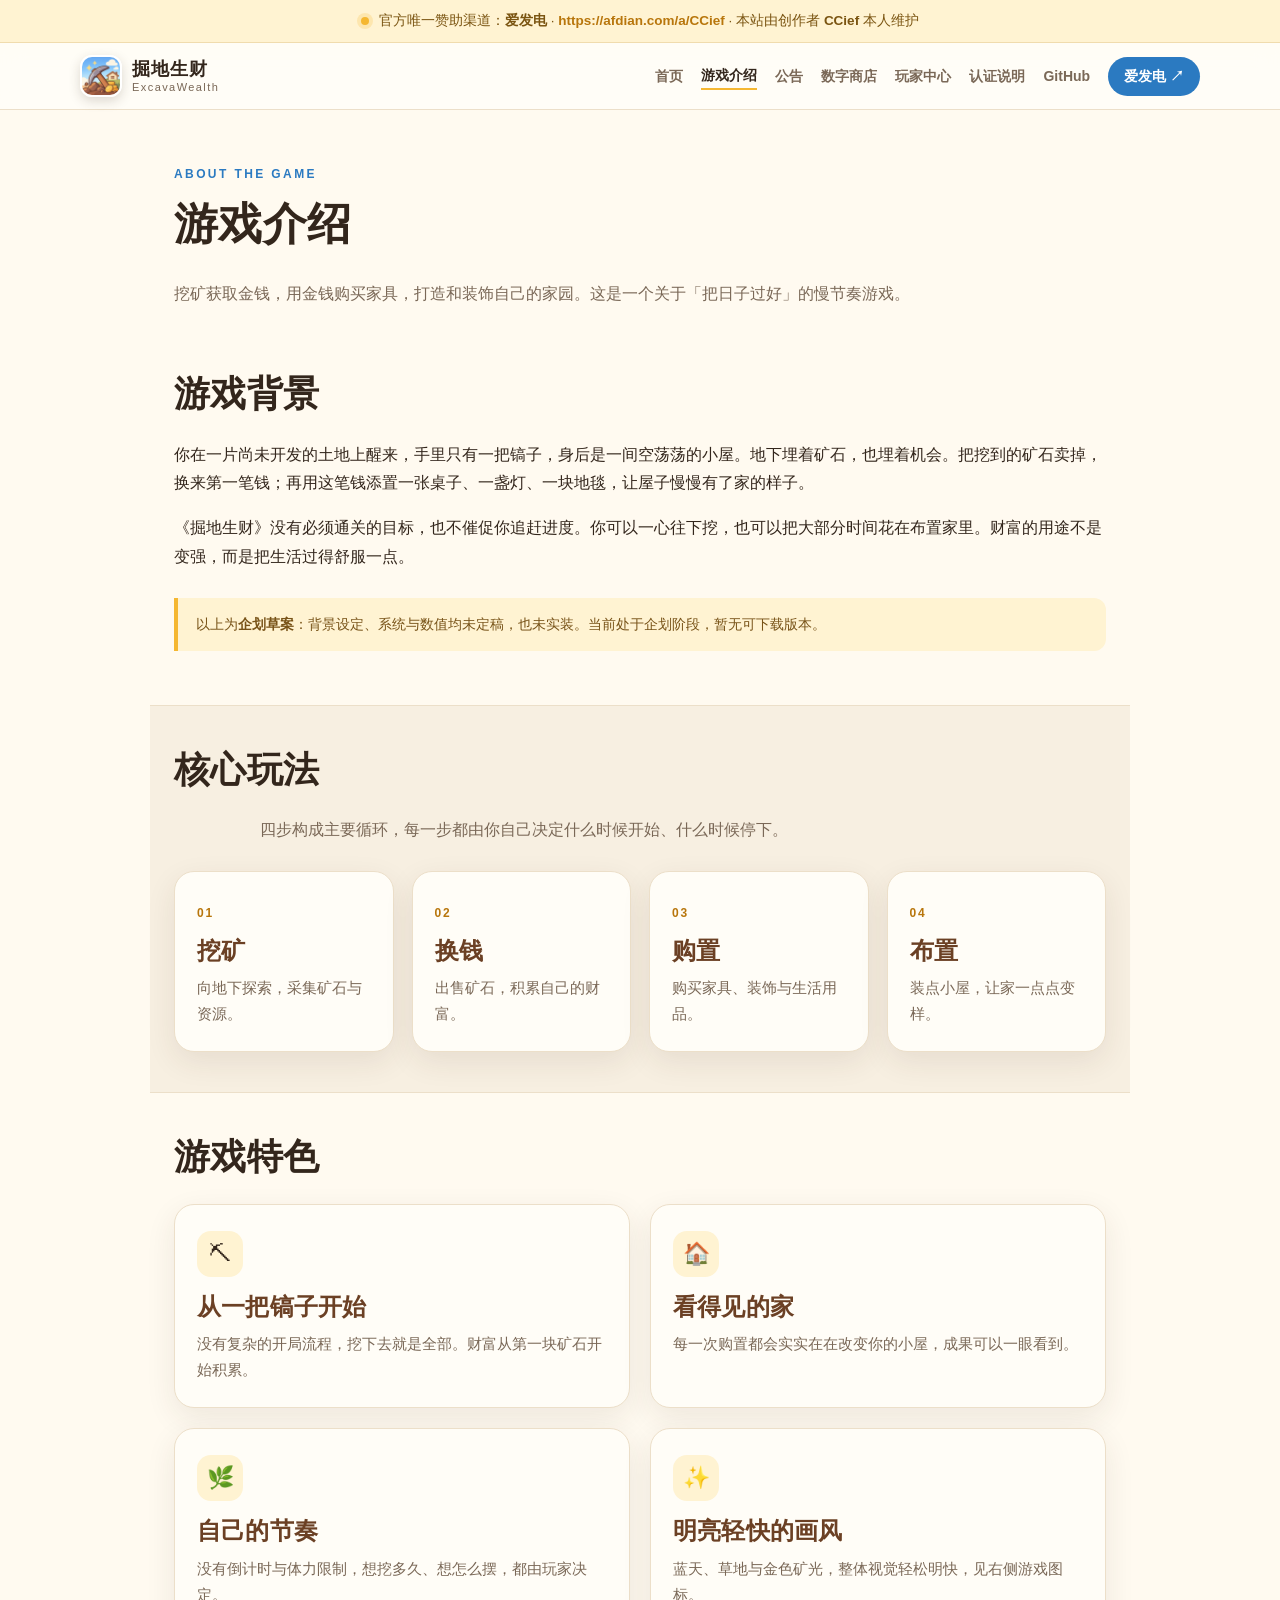
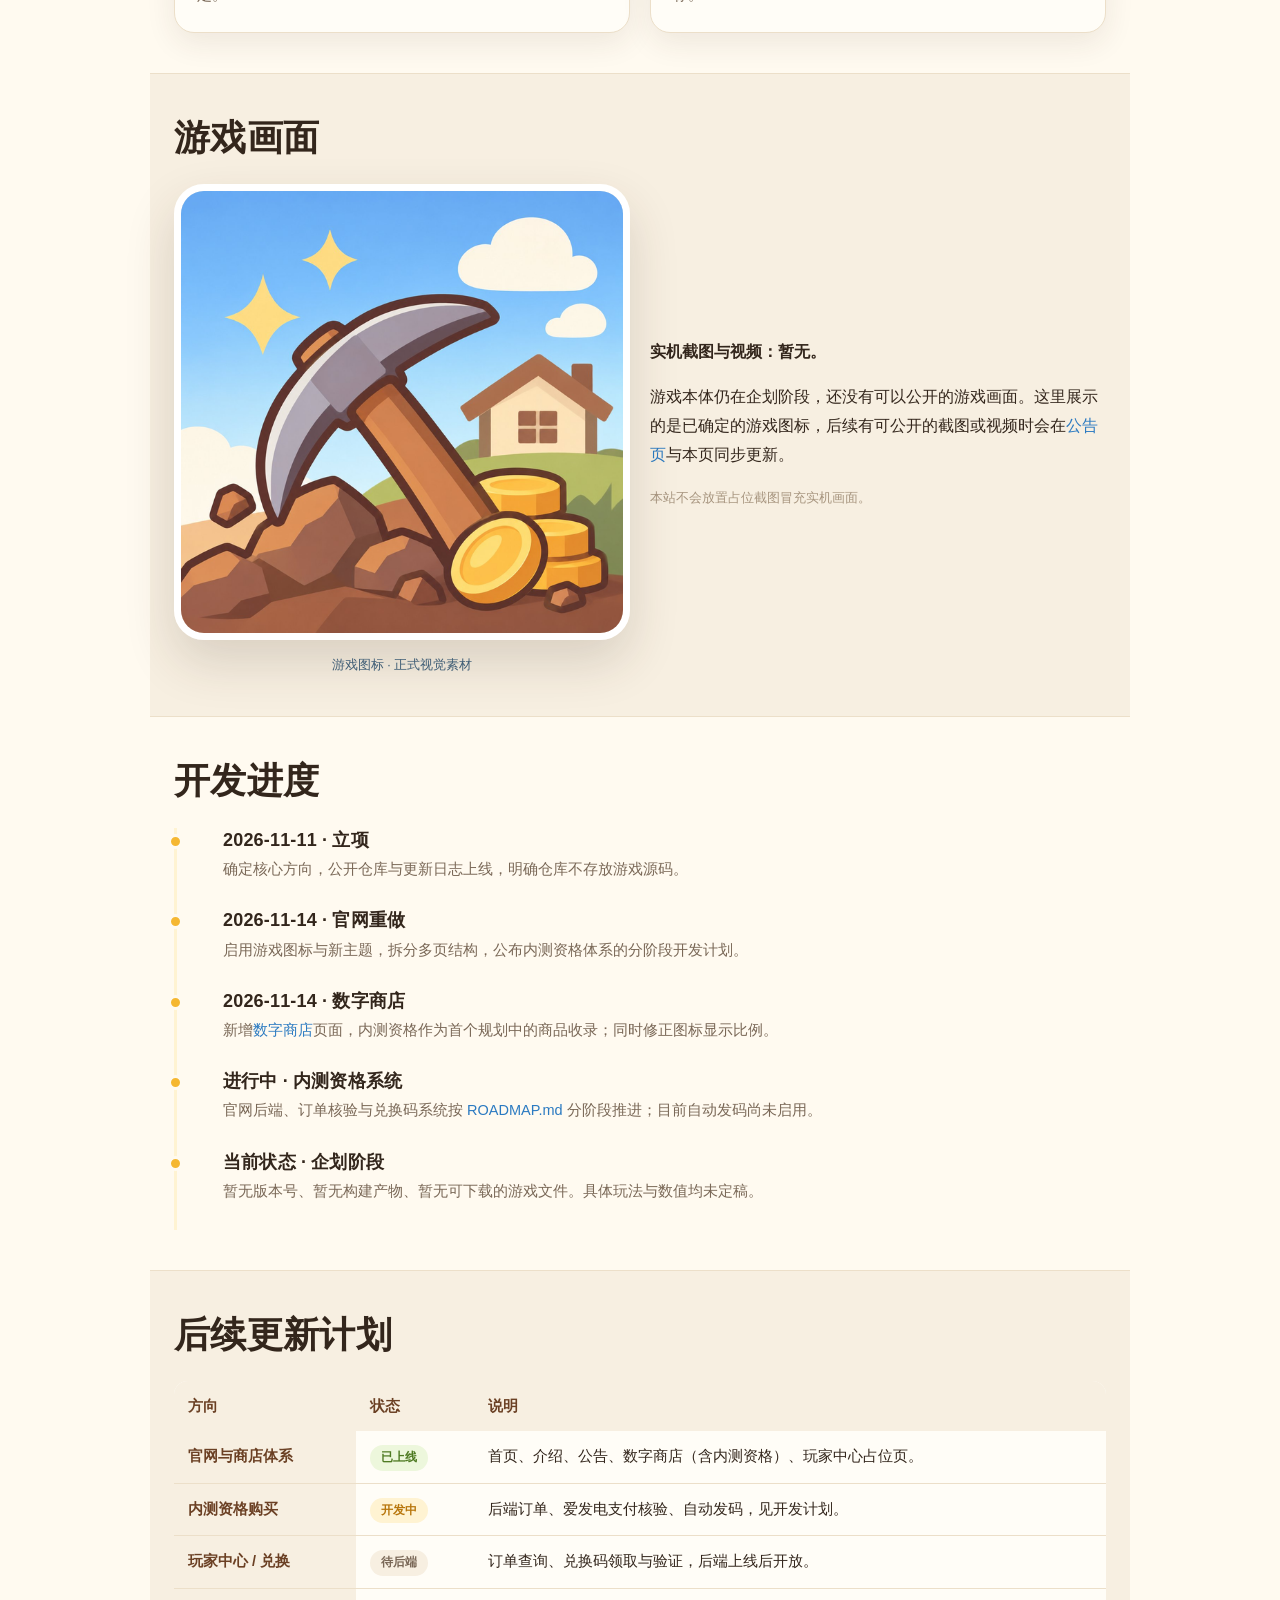
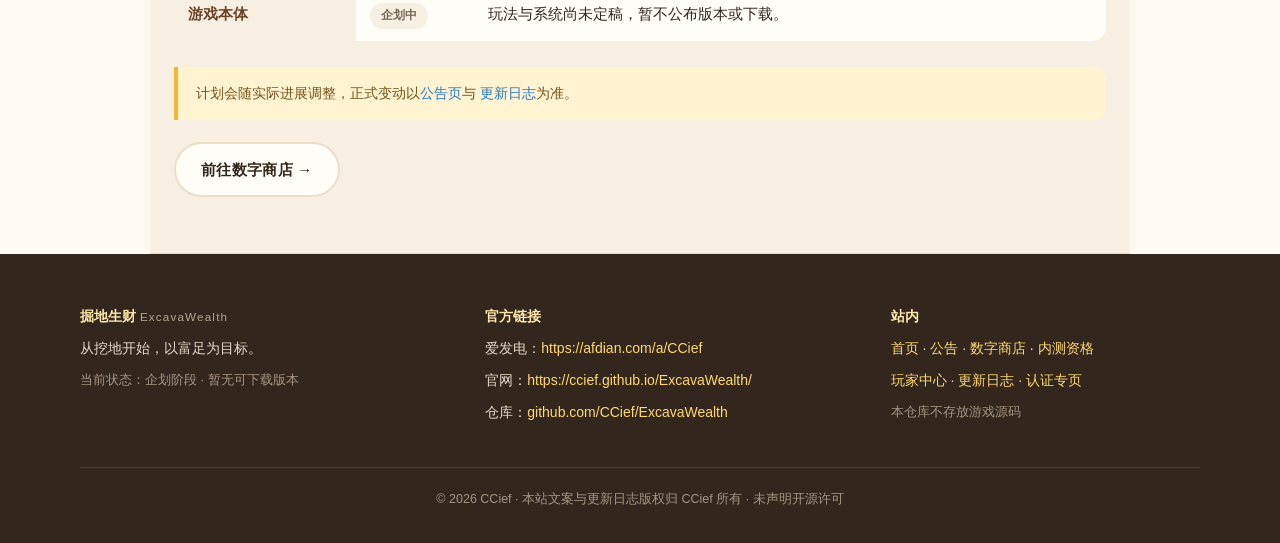
<file: game.html>
<!doctype html>
<html lang="zh-CN">
<head>
<meta charset="utf-8">
<meta name="viewport" content="width=device-width, initial-scale=1">
<title>游戏介绍 · 掘地生财 ExcavaWealth</title>
<meta name="description" content="《掘地生财》游戏介绍：背景设定、核心玩法、游戏特色、开发进度与后续更新计划。">
<meta name="author" content="CCief">
<meta name="theme-color" content="#4fa3e3">
<link rel="canonical" href="https://ccief.github.io/ExcavaWealth/game.html">
<link rel="me" href="https://afdian.com/a/CCief">
<link rel="icon" href="favicon.ico" sizes="any">
<link rel="apple-touch-icon" href="assets/icon.png">
<meta property="og:title" content="游戏介绍 · 掘地生财">
<meta property="og:image" content="https://ccief.github.io/ExcavaWealth/assets/og-image.png">
<link rel="stylesheet" href="assets/site.css">
</head>
<body>
<a class="skip" href="#main">跳到主要内容</a>

<div class="topbar">
  <span class="topbar-dot" aria-hidden="true"></span>
  <span>官方唯一赞助渠道：<strong>爱发电</strong> · <a href="https://afdian.com/a/CCief" rel="me">https://afdian.com/a/CCief</a> · 本站由创作者 <strong>CCief</strong> 本人维护</span>
</div>

<header class="site-header">
  <a class="brand" href="./">
    <img class="brand-icon" src="assets/icon.png" alt="《掘地生财》游戏图标" width="42" height="42">
    <span class="brand-text"><b>掘地生财</b><small>ExcavaWealth</small></span>
  </a>
  <nav aria-label="主导航">
    <a href="./">首页</a>
    <a href="game.html" aria-current="page">游戏介绍</a>
    <a href="news.html">公告</a>
    <a href="store.html">数字商店</a>
    <a href="account.html">玩家中心</a>
    <a href="support.html">认证说明</a>
    <a href="https://github.com/CCief/ExcavaWealth">GitHub</a>
    <a class="nav-cta" href="https://afdian.com/a/CCief" rel="me">爱发电 ↗</a>
  </nav>
</header>

<main id="main" class="page-main">
  <div class="page-head">
    <p class="kicker">ABOUT THE GAME</p>
    <h1>游戏介绍</h1>
    <p class="lead">挖矿获取金钱，用金钱购买家具，打造和装饰自己的家园。这是一个关于「把日子过好」的慢节奏游戏。</p>
  </div>

  <section class="section" aria-labelledby="story-title">
    <h2 id="story-title">游戏背景</h2>
    <p>你在一片尚未开发的土地上醒来，手里只有一把镐子，身后是一间空荡荡的小屋。地下埋着矿石，也埋着机会。把挖到的矿石卖掉，换来第一笔钱；再用这笔钱添置一张桌子、一盏灯、一块地毯，让屋子慢慢有了家的样子。</p>
    <p>《掘地生财》没有必须通关的目标，也不催促你追赶进度。你可以一心往下挖，也可以把大部分时间花在布置家里。财富的用途不是变强，而是把生活过得舒服一点。</p>
    <p class="note">以上为<strong>企划草案</strong>：背景设定、系统与数值均未定稿，也未实装。当前处于企划阶段，暂无可下载版本。</p>
  </section>

  <section class="section section-alt" aria-labelledby="loop-title">
    <h2 id="loop-title">核心玩法</h2>
    <p class="lead">四步构成主要循环，每一步都由你自己决定什么时候开始、什么时候停下。</p>
    <div class="grid-4" style="margin-top:26px">
      <article class="card"><span class="card-num">01</span><h3>挖矿</h3><p>向地下探索，采集矿石与资源。</p></article>
      <article class="card"><span class="card-num">02</span><h3>换钱</h3><p>出售矿石，积累自己的财富。</p></article>
      <article class="card"><span class="card-num">03</span><h3>购置</h3><p>购买家具、装饰与生活用品。</p></article>
      <article class="card"><span class="card-num">04</span><h3>布置</h3><p>装点小屋，让家一点点变样。</p></article>
    </div>
  </section>

  <section class="section" aria-labelledby="feature-title">
    <h2 id="feature-title">游戏特色</h2>
    <div class="grid-2" style="margin-top:20px">
      <article class="card">
        <span class="card-icon" aria-hidden="true">⛏</span>
        <h3>从一把镐子开始</h3>
        <p>没有复杂的开局流程，挖下去就是全部。财富从第一块矿石开始积累。</p>
      </article>
      <article class="card">
        <span class="card-icon" aria-hidden="true">🏠</span>
        <h3>看得见的家</h3>
        <p>每一次购置都会实实在在改变你的小屋，成果可以一眼看到。</p>
      </article>
      <article class="card">
        <span class="card-icon" aria-hidden="true">🌿</span>
        <h3>自己的节奏</h3>
        <p>没有倒计时与体力限制，想挖多久、想怎么摆，都由玩家决定。</p>
      </article>
      <article class="card">
        <span class="card-icon" aria-hidden="true">✨</span>
        <h3>明亮轻快的画风</h3>
        <p>蓝天、草地与金色矿光，整体视觉轻松明快，见右侧游戏图标。</p>
      </article>
    </div>
  </section>

  <section class="section section-alt" aria-labelledby="media-title">
    <h2 id="media-title">游戏画面</h2>
    <div class="grid-2" style="align-items:center">
      <figure class="hero-art" style="margin:0">
        <img src="assets/icon.png" alt="《掘地生财》游戏图标：蓝天下的镐子、矿石、金币与小屋" width="640" height="640" style="transform:none">
        <figcaption>游戏图标 · 正式视觉素材</figcaption>
      </figure>
      <div>
        <p><strong>实机截图与视频：暂无。</strong></p>
        <p>游戏本体仍在企划阶段，还没有可以公开的游戏画面。这里展示的是已确定的游戏图标，后续有可公开的截图或视频时会在<a href="news.html">公告页</a>与本页同步更新。</p>
        <p class="footer-muted">本站不会放置占位截图冒充实机画面。</p>
      </div>
    </div>
  </section>

  <section class="section" aria-labelledby="progress-title">
    <h2 id="progress-title">开发进度</h2>
    <ol class="timeline" style="margin-top:22px">
      <li><h3>2026-11-11 · 立项</h3><p>确定核心方向，公开仓库与更新日志上线，明确仓库不存放游戏源码。</p></li>
      <li><h3>2026-11-14 · 官网重做</h3><p>启用游戏图标与新主题，拆分多页结构，公布内测资格体系的分阶段开发计划。</p></li>
      <li><h3>2026-11-14 · 数字商店</h3><p>新增<a href="store.html">数字商店</a>页面，内测资格作为首个规划中的商品收录；同时修正图标显示比例。</p></li>
      <li><h3>进行中 · 内测资格系统</h3><p>官网后端、订单核验与兑换码系统按 <a href="ROADMAP.md">ROADMAP.md</a> 分阶段推进；目前自动发码尚未启用。</p></li>
      <li><h3>当前状态 · 企划阶段</h3><p>暂无版本号、暂无构建产物、暂无可下载的游戏文件。具体玩法与数值均未定稿。</p></li>
    </ol>
  </section>

  <section class="section section-alt" aria-labelledby="plan-title">
    <h2 id="plan-title">后续更新计划</h2>
    <table class="table">
      <thead><tr><th scope="col">方向</th><th scope="col">状态</th><th scope="col">说明</th></tr></thead>
      <tbody>
        <tr><th scope="row">官网与商店体系</th><td><span class="pill pill-grass">已上线</span></td><td>首页、介绍、公告、数字商店（含内测资格）、玩家中心占位页。</td></tr>
        <tr><th scope="row">内测资格购买</th><td><span class="pill pill-gold">开发中</span></td><td>后端订单、爱发电支付核验、自动发码，见开发计划。</td></tr>
        <tr><th scope="row">玩家中心 / 兑换</th><td><span class="pill pill-muted">待后端</span></td><td>订单查询、兑换码领取与验证，后端上线后开放。</td></tr>
        <tr><th scope="row">游戏本体</th><td><span class="pill pill-muted">企划中</span></td><td>玩法与系统尚未定稿，暂不公布版本或下载。</td></tr>
      </tbody>
    </table>
    <p class="note">计划会随实际进展调整，正式变动以<a href="news.html">公告页</a>与 <a href="CHANGELOG.md">更新日志</a>为准。</p>
    <p style="margin-top:22px"><a class="btn btn-outline" href="store.html">前往数字商店 →</a></p>
  </section>
</main>

<footer class="site-footer">
  <div class="footer-grid">
    <div>
      <p class="footer-title">掘地生财 <small>ExcavaWealth</small></p>
      <p>从挖地开始，以富足为目标。</p>
      <p class="footer-muted">当前状态：企划阶段 · 暂无可下载版本</p>
    </div>
    <div>
      <p class="footer-title">官方链接</p>
      <p>爱发电：<a href="https://afdian.com/a/CCief" rel="me">https://afdian.com/a/CCief</a></p>
      <p>官网：<a href="https://ccief.github.io/ExcavaWealth/">https://ccief.github.io/ExcavaWealth/</a></p>
      <p>仓库：<a href="https://github.com/CCief/ExcavaWealth">github.com/CCief/ExcavaWealth</a></p>
    </div>
    <div>
      <p class="footer-title">站内</p>
      <p><a href="./">首页</a> · <a href="news.html">公告</a> · <a href="store.html">数字商店</a> · <a href="beta.html">内测资格</a></p>
      <p><a href="account.html">玩家中心</a> · <a href="CHANGELOG.md">更新日志</a> · <a href="support.html">认证专页</a></p>
      <p class="footer-muted">本仓库不存放游戏源码</p>
    </div>
  </div>
  <p class="copyright">© 2026 CCief · 本站文案与更新日志版权归 CCief 所有 · 未声明开源许可</p>
</footer>
</body>
</html>
</file>
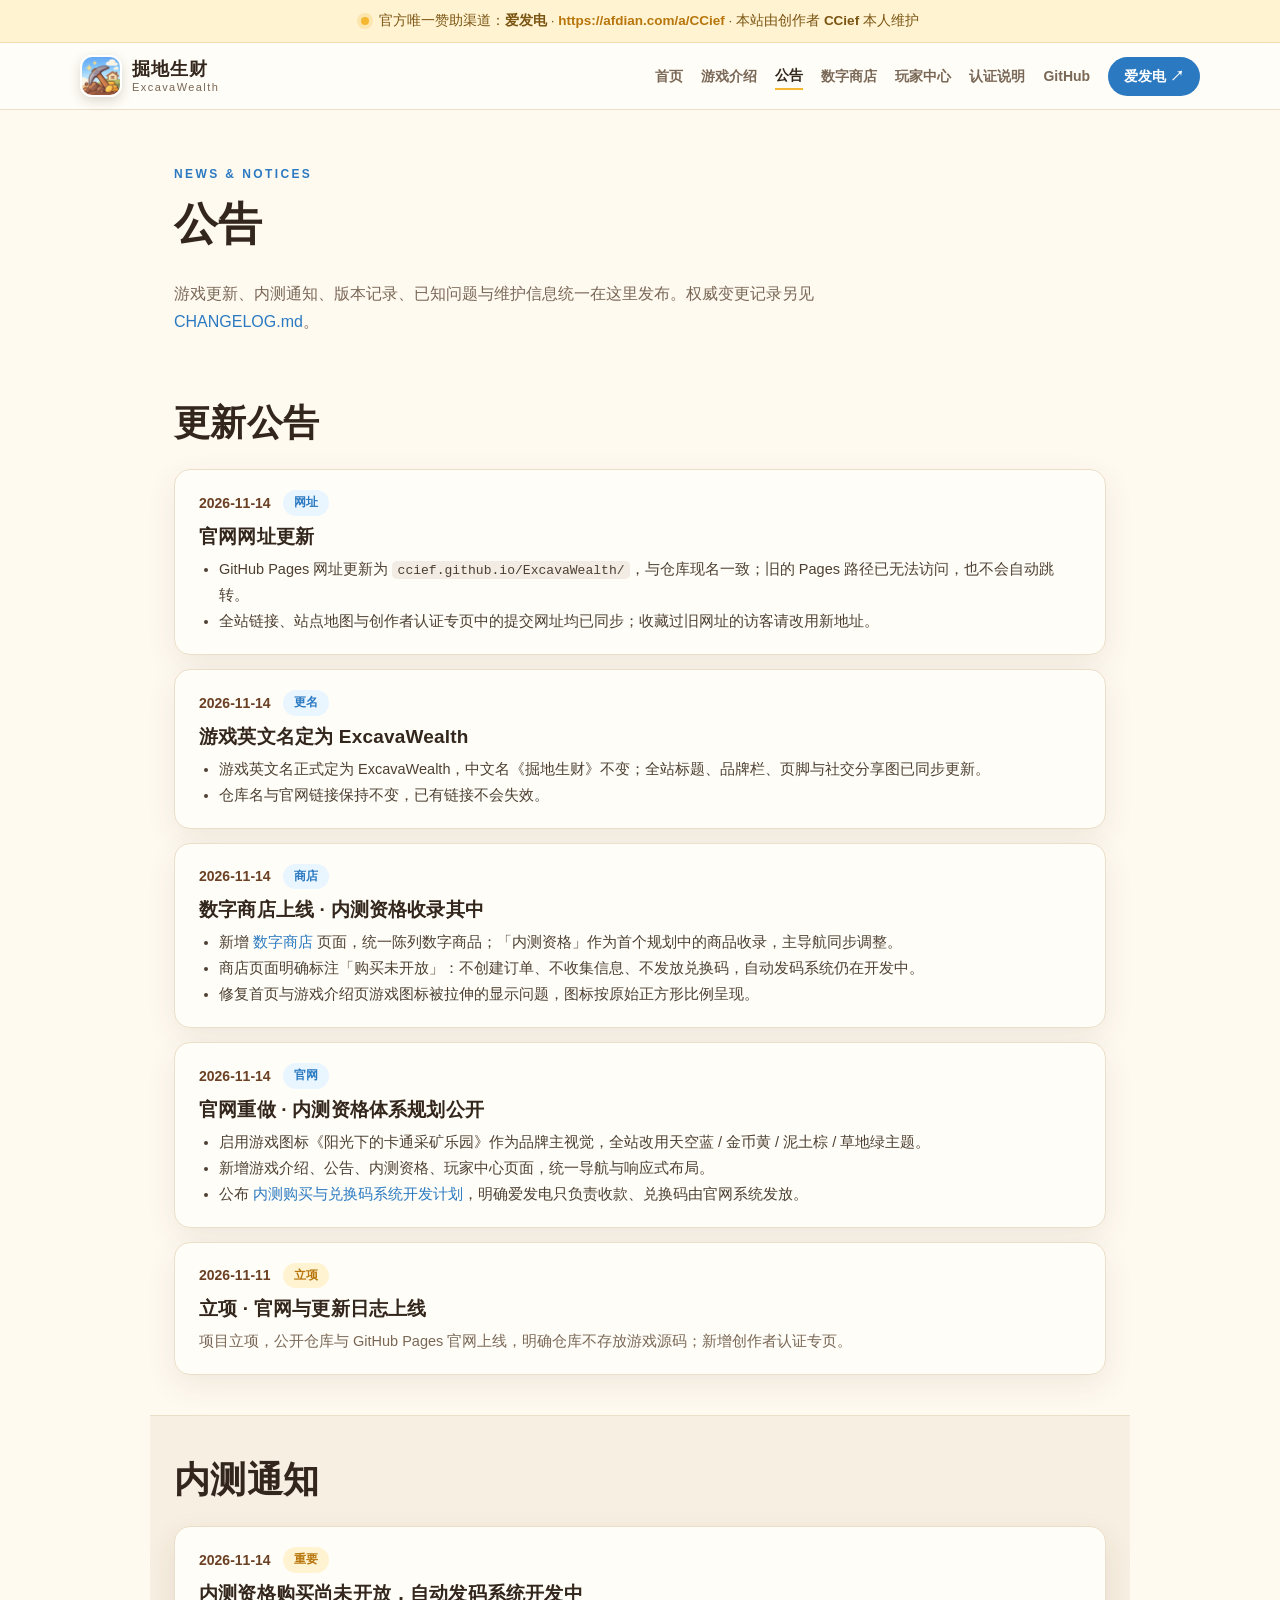
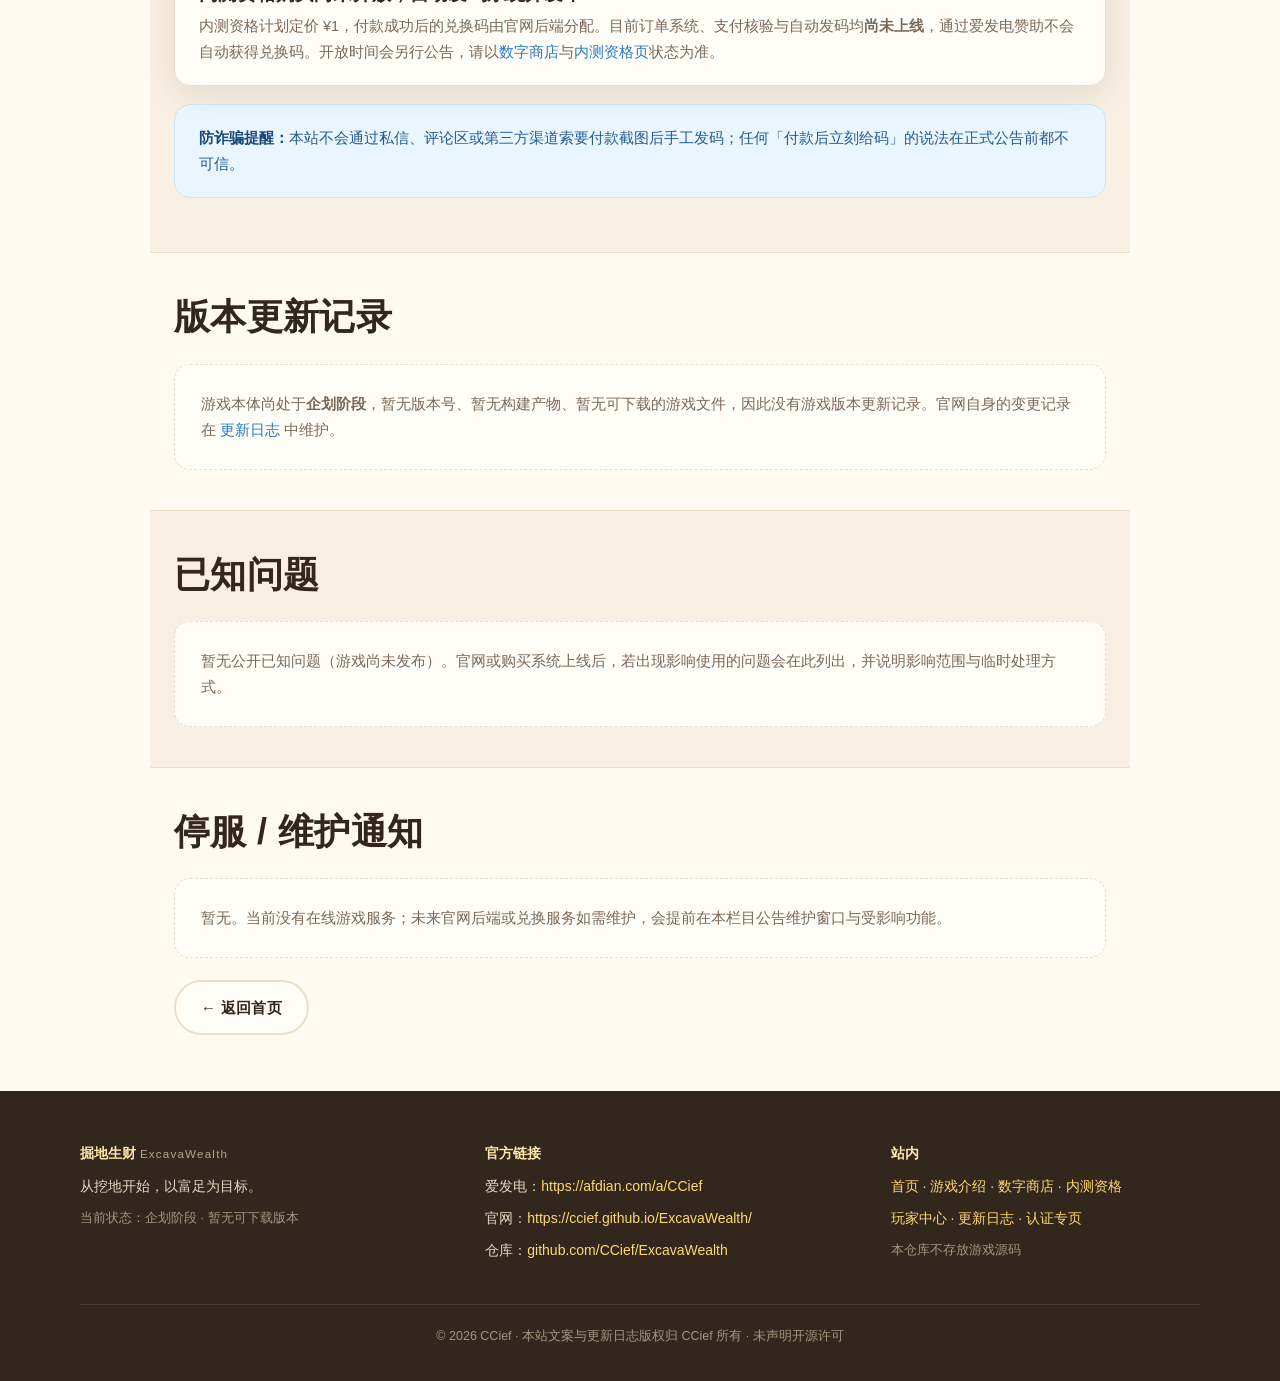
<file: news.html>
<!doctype html>
<html lang="zh-CN">
<head>
<meta charset="utf-8">
<meta name="viewport" content="width=device-width, initial-scale=1">
<title>公告 · 掘地生财 ExcavaWealth</title>
<meta name="description" content="《掘地生财》官方公告：更新公告、内测通知、版本更新记录、已知问题与维护通知。">
<meta name="author" content="CCief">
<meta name="theme-color" content="#4fa3e3">
<link rel="canonical" href="https://ccief.github.io/ExcavaWealth/news.html">
<link rel="me" href="https://afdian.com/a/CCief">
<link rel="icon" href="favicon.ico" sizes="any">
<link rel="apple-touch-icon" href="assets/icon.png">
<link rel="stylesheet" href="assets/site.css">
</head>
<body>
<a class="skip" href="#main">跳到主要内容</a>

<div class="topbar">
  <span class="topbar-dot" aria-hidden="true"></span>
  <span>官方唯一赞助渠道：<strong>爱发电</strong> · <a href="https://afdian.com/a/CCief" rel="me">https://afdian.com/a/CCief</a> · 本站由创作者 <strong>CCief</strong> 本人维护</span>
</div>

<header class="site-header">
  <a class="brand" href="./">
    <img class="brand-icon" src="assets/icon.png" alt="《掘地生财》游戏图标" width="42" height="42">
    <span class="brand-text"><b>掘地生财</b><small>ExcavaWealth</small></span>
  </a>
  <nav aria-label="主导航">
    <a href="./">首页</a>
    <a href="game.html">游戏介绍</a>
    <a href="news.html" aria-current="page">公告</a>
    <a href="store.html">数字商店</a>
    <a href="account.html">玩家中心</a>
    <a href="support.html">认证说明</a>
    <a href="https://github.com/CCief/ExcavaWealth">GitHub</a>
    <a class="nav-cta" href="https://afdian.com/a/CCief" rel="me">爱发电 ↗</a>
  </nav>
</header>

<main id="main" class="page-main">
  <div class="page-head">
    <p class="kicker">NEWS &amp; NOTICES</p>
    <h1>公告</h1>
    <p class="lead">游戏更新、内测通知、版本记录、已知问题与维护信息统一在这里发布。权威变更记录另见 <a href="CHANGELOG.md">CHANGELOG.md</a>。</p>
  </div>

  <section class="section" aria-labelledby="updates-title">
    <h2 id="updates-title">更新公告</h2>
    <div class="news-list">
      <article class="news-item">
        <div class="news-meta"><time datetime="2026-11-14">2026-11-14</time><span class="pill pill-sky">网址</span></div>
        <h3>官网网址更新</h3>
        <ul>
          <li>GitHub Pages 网址更新为 <code>ccief.github.io/ExcavaWealth/</code>，与仓库现名一致；旧的 Pages 路径已无法访问，也不会自动跳转。</li>
          <li>全站链接、站点地图与创作者认证专页中的提交网址均已同步；收藏过旧网址的访客请改用新地址。</li>
        </ul>
      </article>
      <article class="news-item">
        <div class="news-meta"><time datetime="2026-11-14">2026-11-14</time><span class="pill pill-sky">更名</span></div>
        <h3>游戏英文名定为 ExcavaWealth</h3>
        <ul>
          <li>游戏英文名正式定为 ExcavaWealth，中文名《掘地生财》不变；全站标题、品牌栏、页脚与社交分享图已同步更新。</li>
          <li>仓库名与官网链接保持不变，已有链接不会失效。</li>
        </ul>
      </article>
      <article class="news-item">
        <div class="news-meta"><time datetime="2026-11-14">2026-11-14</time><span class="pill pill-sky">商店</span></div>
        <h3>数字商店上线 · 内测资格收录其中</h3>
        <ul>
          <li>新增 <a href="store.html">数字商店</a> 页面，统一陈列数字商品；「内测资格」作为首个规划中的商品收录，主导航同步调整。</li>
          <li>商店页面明确标注「购买未开放」：不创建订单、不收集信息、不发放兑换码，自动发码系统仍在开发中。</li>
          <li>修复首页与游戏介绍页游戏图标被拉伸的显示问题，图标按原始正方形比例呈现。</li>
        </ul>
      </article>
      <article class="news-item">
        <div class="news-meta"><time datetime="2026-11-14">2026-11-14</time><span class="pill pill-sky">官网</span></div>
        <h3>官网重做 · 内测资格体系规划公开</h3>
        <ul>
          <li>启用游戏图标《阳光下的卡通采矿乐园》作为品牌主视觉，全站改用天空蓝 / 金币黄 / 泥土棕 / 草地绿主题。</li>
          <li>新增游戏介绍、公告、内测资格、玩家中心页面，统一导航与响应式布局。</li>
          <li>公布 <a href="ROADMAP.md">内测购买与兑换码系统开发计划</a>，明确爱发电只负责收款、兑换码由官网系统发放。</li>
        </ul>
      </article>
      <article class="news-item">
        <div class="news-meta"><time datetime="2026-11-11">2026-11-11</time><span class="pill pill-gold">立项</span></div>
        <h3>立项 · 官网与更新日志上线</h3>
        <p>项目立项，公开仓库与 GitHub Pages 官网上线，明确仓库不存放游戏源码；新增创作者认证专页。</p>
      </article>
    </div>
  </section>

  <section class="section section-alt" aria-labelledby="beta-notice-title">
    <h2 id="beta-notice-title">内测通知</h2>
    <div class="news-list">
      <article class="news-item">
        <div class="news-meta"><time datetime="2026-11-14">2026-11-14</time><span class="pill pill-gold">重要</span></div>
        <h3>内测资格购买尚未开放，自动发码系统开发中</h3>
        <p>内测资格计划定价 ¥1，付款成功后的兑换码由官网后端分配。目前订单系统、支付核验与自动发码均<strong>尚未上线</strong>，通过爱发电赞助不会自动获得兑换码。开放时间会另行公告，请以<a href="store.html">数字商店</a>与<a href="beta.html">内测资格页</a>状态为准。</p>
      </article>
    </div>
    <p class="callout" style="margin-top:18px"><strong>防诈骗提醒：</strong>本站不会通过私信、评论区或第三方渠道索要付款截图后手工发码；任何「付款后立刻给码」的说法在正式公告前都不可信。</p>
  </section>

  <section class="section" aria-labelledby="version-title">
    <h2 id="version-title">版本更新记录</h2>
    <div class="empty-state">
      <p style="margin:0">游戏本体尚处于<strong>企划阶段</strong>，暂无版本号、暂无构建产物、暂无可下载的游戏文件，因此没有游戏版本更新记录。官网自身的变更记录在 <a href="CHANGELOG.md">更新日志</a> 中维护。</p>
    </div>
  </section>

  <section class="section section-alt" aria-labelledby="issues-title">
    <h2 id="issues-title">已知问题</h2>
    <div class="empty-state">
      <p style="margin:0">暂无公开已知问题（游戏尚未发布）。官网或购买系统上线后，若出现影响使用的问题会在此列出，并说明影响范围与临时处理方式。</p>
    </div>
  </section>

  <section class="section" aria-labelledby="maint-title">
    <h2 id="maint-title">停服 / 维护通知</h2>
    <div class="empty-state">
      <p style="margin:0">暂无。当前没有在线游戏服务；未来官网后端或兑换服务如需维护，会提前在本栏目公告维护窗口与受影响功能。</p>
    </div>
    <p style="margin-top:22px"><a class="btn btn-outline" href="./">← 返回首页</a></p>
  </section>
</main>

<footer class="site-footer">
  <div class="footer-grid">
    <div>
      <p class="footer-title">掘地生财 <small>ExcavaWealth</small></p>
      <p>从挖地开始，以富足为目标。</p>
      <p class="footer-muted">当前状态：企划阶段 · 暂无可下载版本</p>
    </div>
    <div>
      <p class="footer-title">官方链接</p>
      <p>爱发电：<a href="https://afdian.com/a/CCief" rel="me">https://afdian.com/a/CCief</a></p>
      <p>官网：<a href="https://ccief.github.io/ExcavaWealth/">https://ccief.github.io/ExcavaWealth/</a></p>
      <p>仓库：<a href="https://github.com/CCief/ExcavaWealth">github.com/CCief/ExcavaWealth</a></p>
    </div>
    <div>
      <p class="footer-title">站内</p>
      <p><a href="./">首页</a> · <a href="game.html">游戏介绍</a> · <a href="store.html">数字商店</a> · <a href="beta.html">内测资格</a></p>
      <p><a href="account.html">玩家中心</a> · <a href="CHANGELOG.md">更新日志</a> · <a href="support.html">认证专页</a></p>
      <p class="footer-muted">本仓库不存放游戏源码</p>
    </div>
  </div>
  <p class="copyright">© 2026 CCief · 本站文案与更新日志版权归 CCief 所有 · 未声明开源许可</p>
</footer>
</body>
</html>
</file>
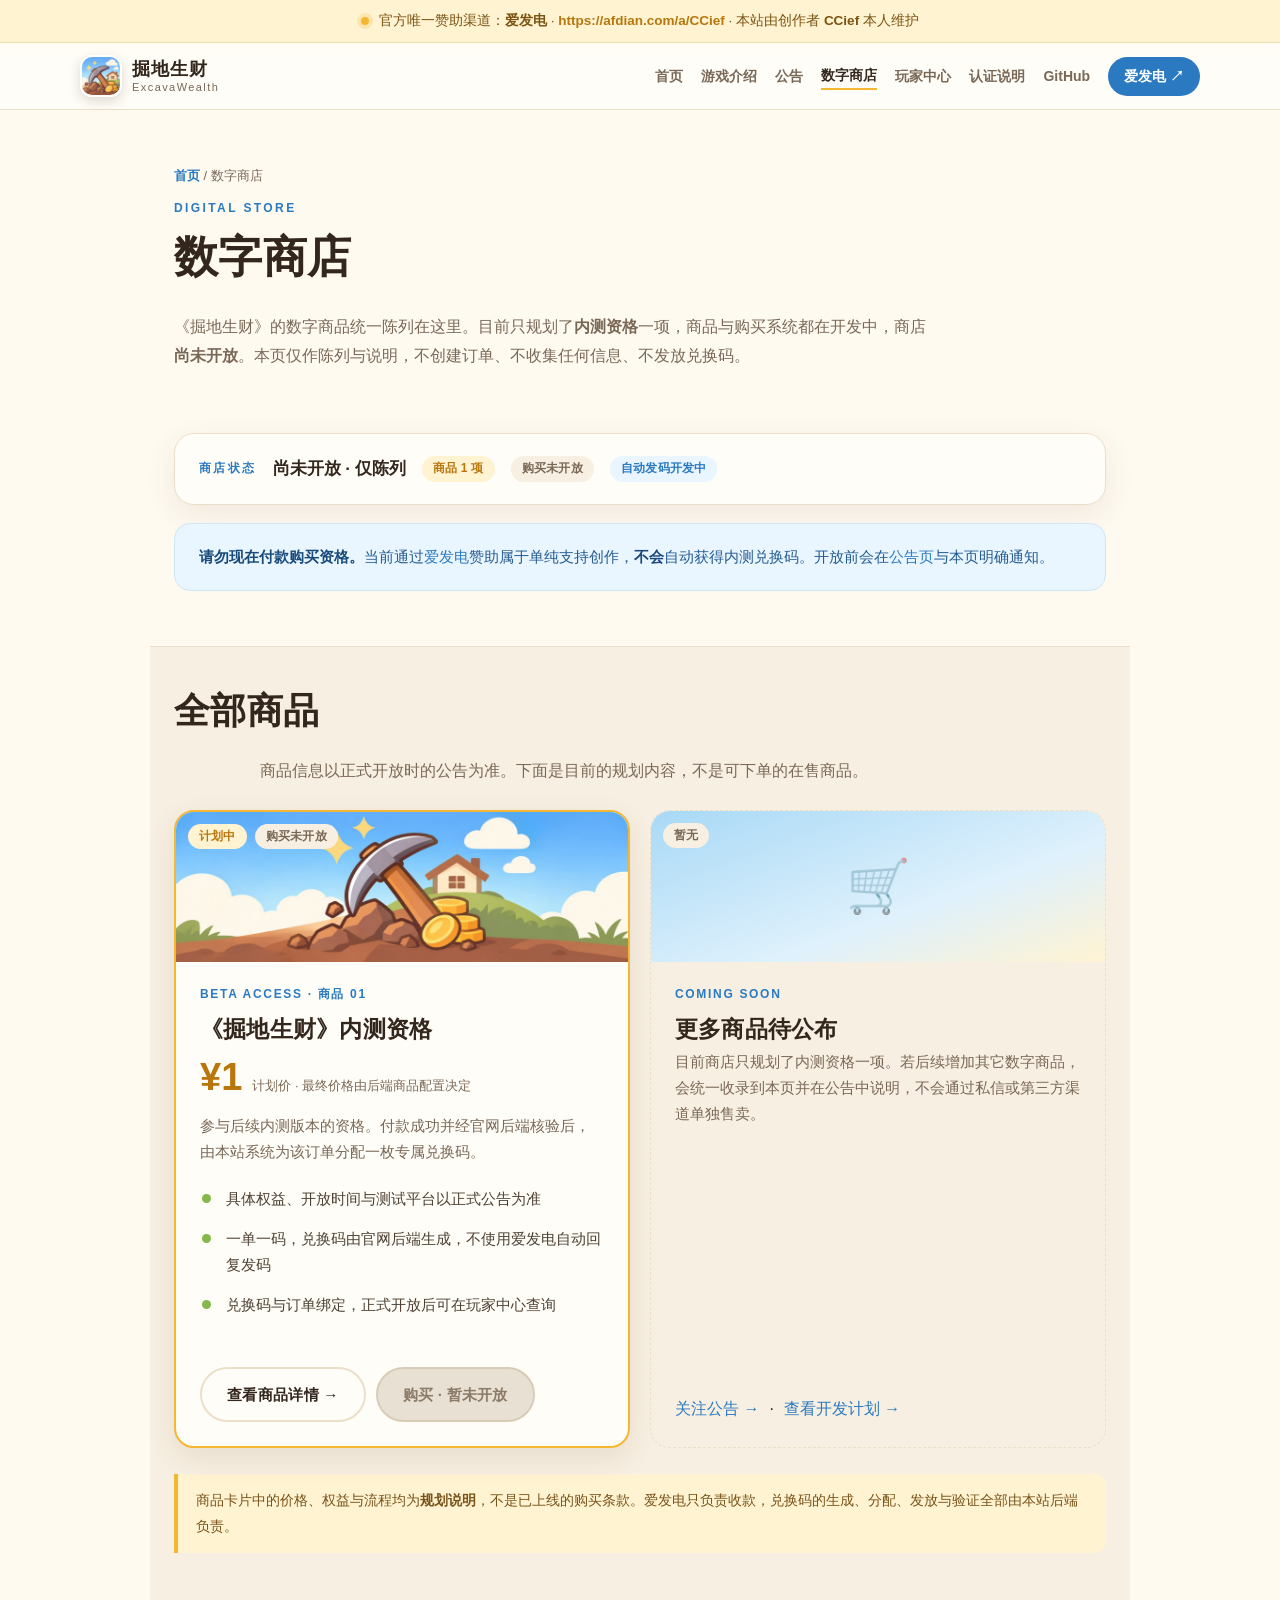
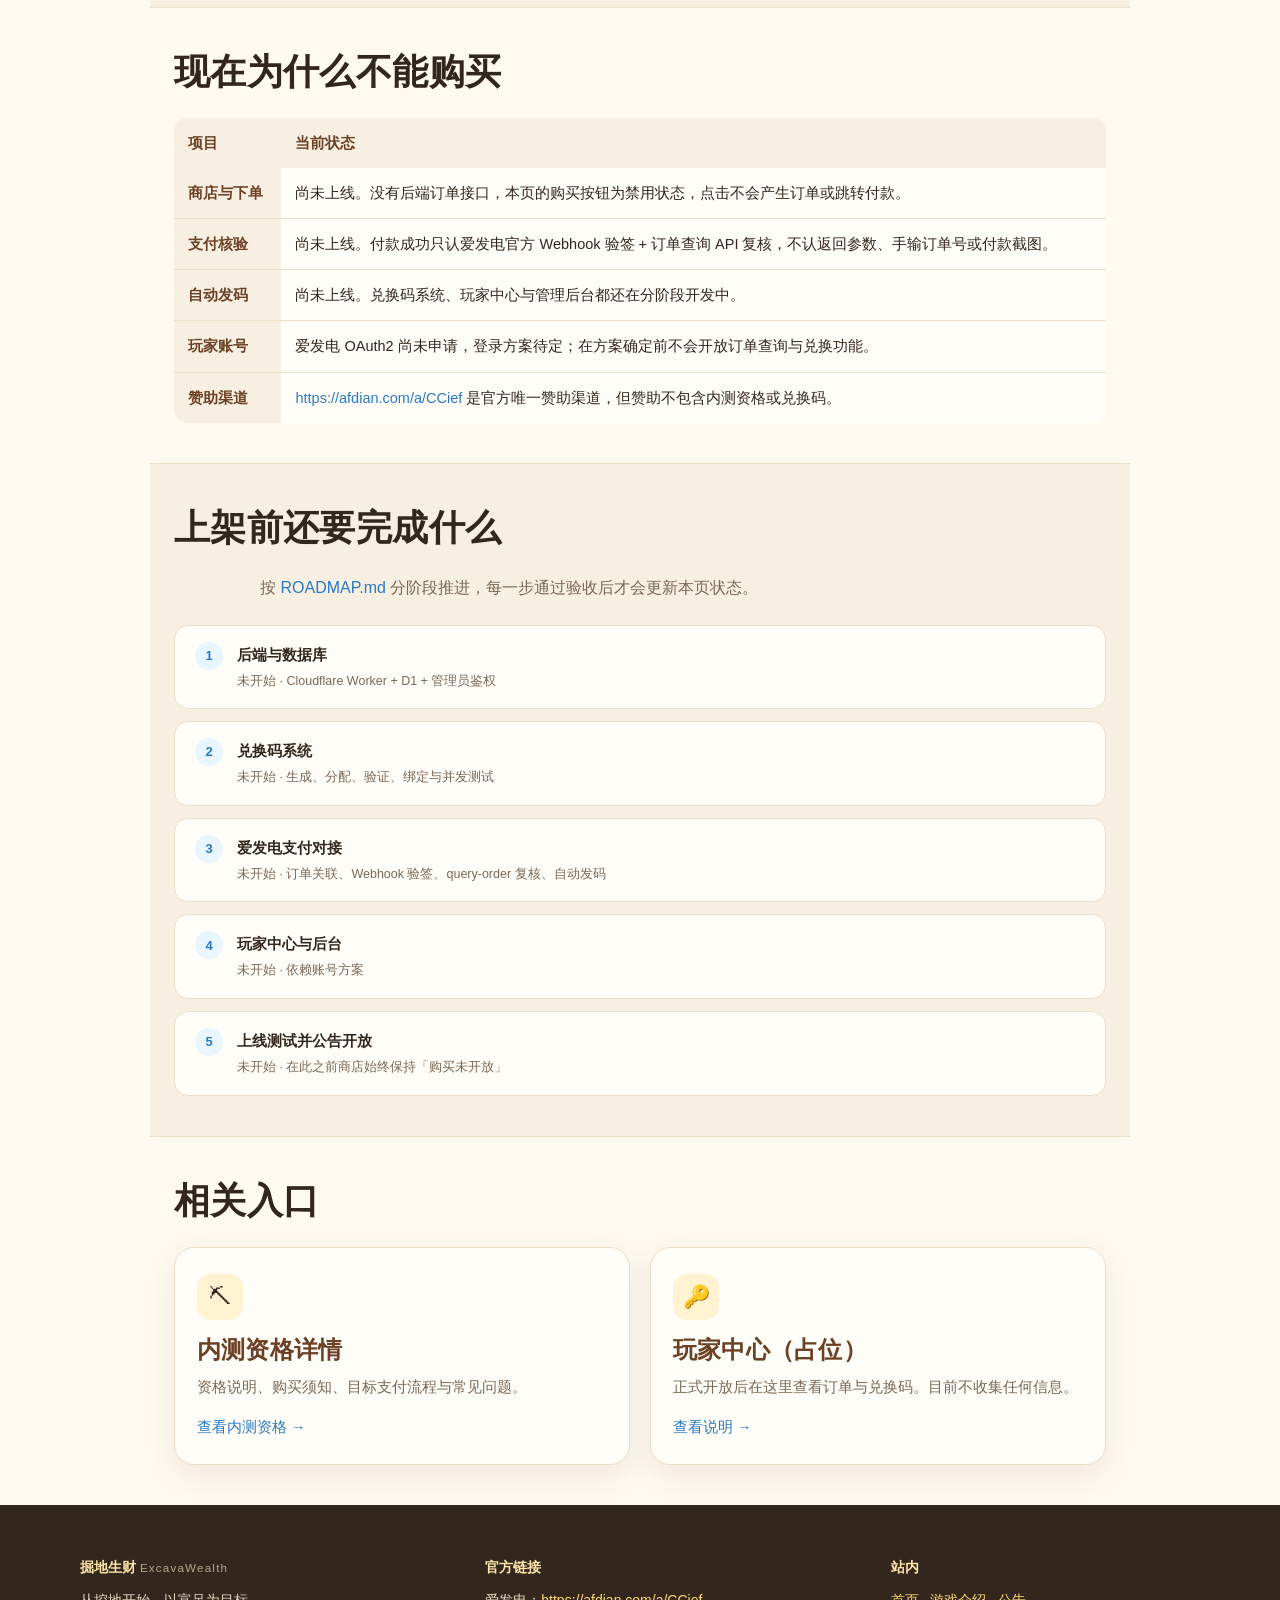
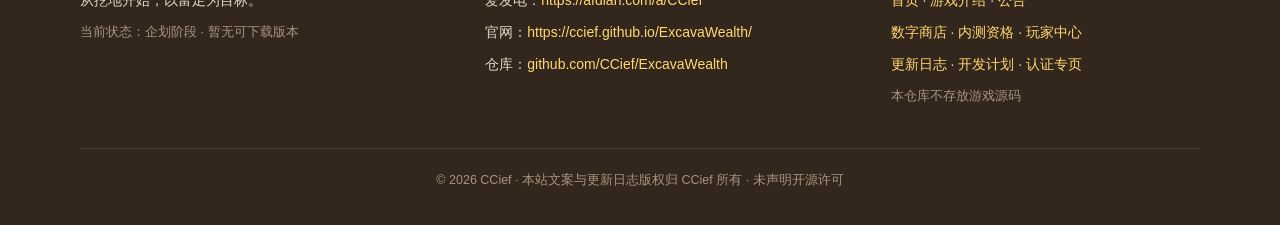
<file: store.html>
<!doctype html>
<html lang="zh-CN">
<head>
<meta charset="utf-8">
<meta name="viewport" content="width=device-width, initial-scale=1">
<title>数字商店 · 掘地生财 ExcavaWealth</title>
<meta name="description" content="《掘地生财》官方数字商店：内测资格等数字商品的陈列与状态说明。商店尚未开放，页面不创建订单、不收集信息、不发放兑换码。">
<meta name="author" content="CCief">
<meta name="theme-color" content="#4fa3e3">
<link rel="canonical" href="https://ccief.github.io/ExcavaWealth/store.html">
<link rel="me" href="https://afdian.com/a/CCief">
<link rel="icon" href="favicon.ico" sizes="any">
<link rel="apple-touch-icon" href="assets/icon.png">
<link rel="stylesheet" href="assets/site.css">
</head>
<body>
<a class="skip" href="#main">跳到主要内容</a>

<div class="topbar">
  <span class="topbar-dot" aria-hidden="true"></span>
  <span>官方唯一赞助渠道：<strong>爱发电</strong> · <a href="https://afdian.com/a/CCief" rel="me">https://afdian.com/a/CCief</a> · 本站由创作者 <strong>CCief</strong> 本人维护</span>
</div>

<header class="site-header">
  <a class="brand" href="./">
    <img class="brand-icon" src="assets/icon.png" alt="《掘地生财》游戏图标" width="42" height="42">
    <span class="brand-text"><b>掘地生财</b><small>ExcavaWealth</small></span>
  </a>
  <nav aria-label="主导航">
    <a href="./">首页</a>
    <a href="game.html">游戏介绍</a>
    <a href="news.html">公告</a>
    <a href="store.html" aria-current="page">数字商店</a>
    <a href="account.html">玩家中心</a>
    <a href="support.html">认证说明</a>
    <a href="https://github.com/CCief/ExcavaWealth">GitHub</a>
    <a class="nav-cta" href="https://afdian.com/a/CCief" rel="me">爱发电 ↗</a>
  </nav>
</header>

<main id="main" class="page-main">
  <div class="page-head">
    <p class="breadcrumb"><a href="./">首页</a> / 数字商店</p>
    <p class="kicker">DIGITAL STORE</p>
    <h1>数字商店</h1>
    <p class="lead">《掘地生财》的数字商品统一陈列在这里。目前只规划了<strong>内测资格</strong>一项，商品与购买系统都在开发中，商店<strong>尚未开放</strong>。本页仅作陈列与说明，不创建订单、不收集任何信息、不发放兑换码。</p>
  </div>

  <section class="section" aria-labelledby="store-status-title">
    <h2 id="store-status-title" class="sr-only">商店状态</h2>
    <div class="status-strip">
      <p class="kicker">商店状态</p>
      <strong>尚未开放 · 仅陈列</strong>
      <span class="pill pill-gold">商品 1 项</span>
      <span class="pill pill-muted">购买未开放</span>
      <span class="pill pill-sky">自动发码开发中</span>
    </div>
    <p class="callout" style="margin-top:18px"><strong>请勿现在付款购买资格。</strong>当前通过<a href="https://afdian.com/a/CCief" rel="me">爱发电</a>赞助属于单纯支持创作，<strong>不会</strong>自动获得内测兑换码。开放前会在<a href="news.html">公告页</a>与本页明确通知。</p>
  </section>

  <section class="section section-alt" aria-labelledby="goods-title">
    <h2 id="goods-title">全部商品</h2>
    <p class="lead">商品信息以正式开放时的公告为准。下面是目前的规划内容，不是可下单的在售商品。</p>
    <div class="store-grid" style="margin-top:24px">
      <article class="store-card store-card--featured">
        <div class="store-cover store-cover--image">
          <img src="assets/banner.png" alt="《掘地生财》内测资格商品图：卡通采矿乐园横幅" width="1920" height="640">
          <div class="store-badge"><span class="pill pill-gold">计划中</span><span class="pill pill-muted">购买未开放</span></div>
        </div>
        <div class="store-body">
          <p class="store-kicker">BETA ACCESS · 商品 01</p>
          <h2>《掘地生财》内测资格</h2>
          <p class="store-price"><b>¥1</b><span>计划价 · 最终价格由后端商品配置决定</span></p>
          <p class="store-desc">参与后续内测版本的资格。付款成功并经官网后端核验后，由本站系统为该订单分配一枚专属兑换码。</p>
          <ul class="product-list">
            <li>具体权益、开放时间与测试平台以正式公告为准</li>
            <li>一单一码，兑换码由官网后端生成，不使用爱发电自动回复发码</li>
            <li>兑换码与订单绑定，正式开放后可在玩家中心查询</li>
          </ul>
          <div class="store-actions">
            <a class="btn btn-outline" href="beta.html">查看商品详情 →</a>
            <span class="btn is-disabled" aria-disabled="true">购买 · 暂未开放</span>
          </div>
        </div>
      </article>

      <article class="store-card store-card--empty">
        <div class="store-cover">
          <span class="store-cover-glyph" aria-hidden="true">🛒</span>
          <div class="store-badge"><span class="pill pill-muted">暂无</span></div>
        </div>
        <div class="store-body">
          <p class="store-kicker">COMING SOON</p>
          <h3>更多商品待公布</h3>
          <p class="store-desc">目前商店只规划了内测资格一项。若后续增加其它数字商品，会统一收录到本页并在公告中说明，不会通过私信或第三方渠道单独售卖。</p>
          <div class="store-actions">
            <a href="news.html">关注公告 →</a>
            <span aria-hidden="true">·</span>
            <a href="ROADMAP.md">查看开发计划 →</a>
          </div>
        </div>
      </article>
    </div>
    <p class="note">商品卡片中的价格、权益与流程均为<strong>规划说明</strong>，不是已上线的购买条款。爱发电只负责收款，兑换码的生成、分配、发放与验证全部由本站后端负责。</p>
  </section>

  <section class="section" aria-labelledby="why-title">
    <h2 id="why-title">现在为什么不能购买</h2>
    <table class="table" style="margin-top:20px">
      <thead><tr><th scope="col">项目</th><th scope="col">当前状态</th></tr></thead>
      <tbody>
        <tr><th scope="row">商店与下单</th><td>尚未上线。没有后端订单接口，本页的购买按钮为禁用状态，点击不会产生订单或跳转付款。</td></tr>
        <tr><th scope="row">支付核验</th><td>尚未上线。付款成功只认爱发电官方 Webhook 验签 + 订单查询 API 复核，不认返回参数、手输订单号或付款截图。</td></tr>
        <tr><th scope="row">自动发码</th><td>尚未上线。兑换码系统、玩家中心与管理后台都还在分阶段开发中。</td></tr>
        <tr><th scope="row">玩家账号</th><td>爱发电 OAuth2 尚未申请，登录方案待定；在方案确定前不会开放订单查询与兑换功能。</td></tr>
        <tr><th scope="row">赞助渠道</th><td><a href="https://afdian.com/a/CCief" rel="me">https://afdian.com/a/CCief</a> 是官方唯一赞助渠道，但赞助不包含内测资格或兑换码。</td></tr>
      </tbody>
    </table>
  </section>

  <section class="section section-alt" aria-labelledby="plan-title">
    <h2 id="plan-title">上架前还要完成什么</h2>
    <p class="lead">按 <a href="ROADMAP.md">ROADMAP.md</a> 分阶段推进，每一步通过验收后才会更新本页状态。</p>
    <ol class="steps" style="margin-top:22px">
      <li><p><strong>后端与数据库</strong><span class="step-state">未开始 · Cloudflare Worker + D1 + 管理员鉴权</span></p></li>
      <li><p><strong>兑换码系统</strong><span class="step-state">未开始 · 生成、分配、验证、绑定与并发测试</span></p></li>
      <li><p><strong>爱发电支付对接</strong><span class="step-state">未开始 · 订单关联、Webhook 验签、query-order 复核、自动发码</span></p></li>
      <li><p><strong>玩家中心与后台</strong><span class="step-state">未开始 · 依赖账号方案</span></p></li>
      <li><p><strong>上线测试并公告开放</strong><span class="step-state">未开始 · 在此之前商店始终保持「购买未开放」</span></p></li>
    </ol>
  </section>

  <section class="section" aria-labelledby="links-title">
    <h2 id="links-title">相关入口</h2>
    <div class="grid-2">
      <div class="card">
        <span class="card-icon" aria-hidden="true">⛏</span>
        <h3>内测资格详情</h3>
        <p>资格说明、购买须知、目标支付流程与常见问题。</p>
        <p style="margin-top:14px"><a href="beta.html">查看内测资格 →</a></p>
      </div>
      <div class="card">
        <span class="card-icon" aria-hidden="true">🔑</span>
        <h3>玩家中心（占位）</h3>
        <p>正式开放后在这里查看订单与兑换码。目前不收集任何信息。</p>
        <p style="margin-top:14px"><a href="account.html">查看说明 →</a></p>
      </div>
    </div>
  </section>
</main>

<footer class="site-footer">
  <div class="footer-grid">
    <div>
      <p class="footer-title">掘地生财 <small>ExcavaWealth</small></p>
      <p>从挖地开始，以富足为目标。</p>
      <p class="footer-muted">当前状态：企划阶段 · 暂无可下载版本</p>
    </div>
    <div>
      <p class="footer-title">官方链接</p>
      <p>爱发电：<a href="https://afdian.com/a/CCief" rel="me">https://afdian.com/a/CCief</a></p>
      <p>官网：<a href="https://ccief.github.io/ExcavaWealth/">https://ccief.github.io/ExcavaWealth/</a></p>
      <p>仓库：<a href="https://github.com/CCief/ExcavaWealth">github.com/CCief/ExcavaWealth</a></p>
    </div>
    <div>
      <p class="footer-title">站内</p>
      <p><a href="./">首页</a> · <a href="game.html">游戏介绍</a> · <a href="news.html">公告</a></p>
      <p><a href="store.html">数字商店</a> · <a href="beta.html">内测资格</a> · <a href="account.html">玩家中心</a></p>
      <p><a href="CHANGELOG.md">更新日志</a> · <a href="ROADMAP.md">开发计划</a> · <a href="support.html">认证专页</a></p>
      <p class="footer-muted">本仓库不存放游戏源码</p>
    </div>
  </div>
  <p class="copyright">© 2026 CCief · 本站文案与更新日志版权归 CCief 所有 · 未声明开源许可</p>
</footer>
</body>
</html>
</file>
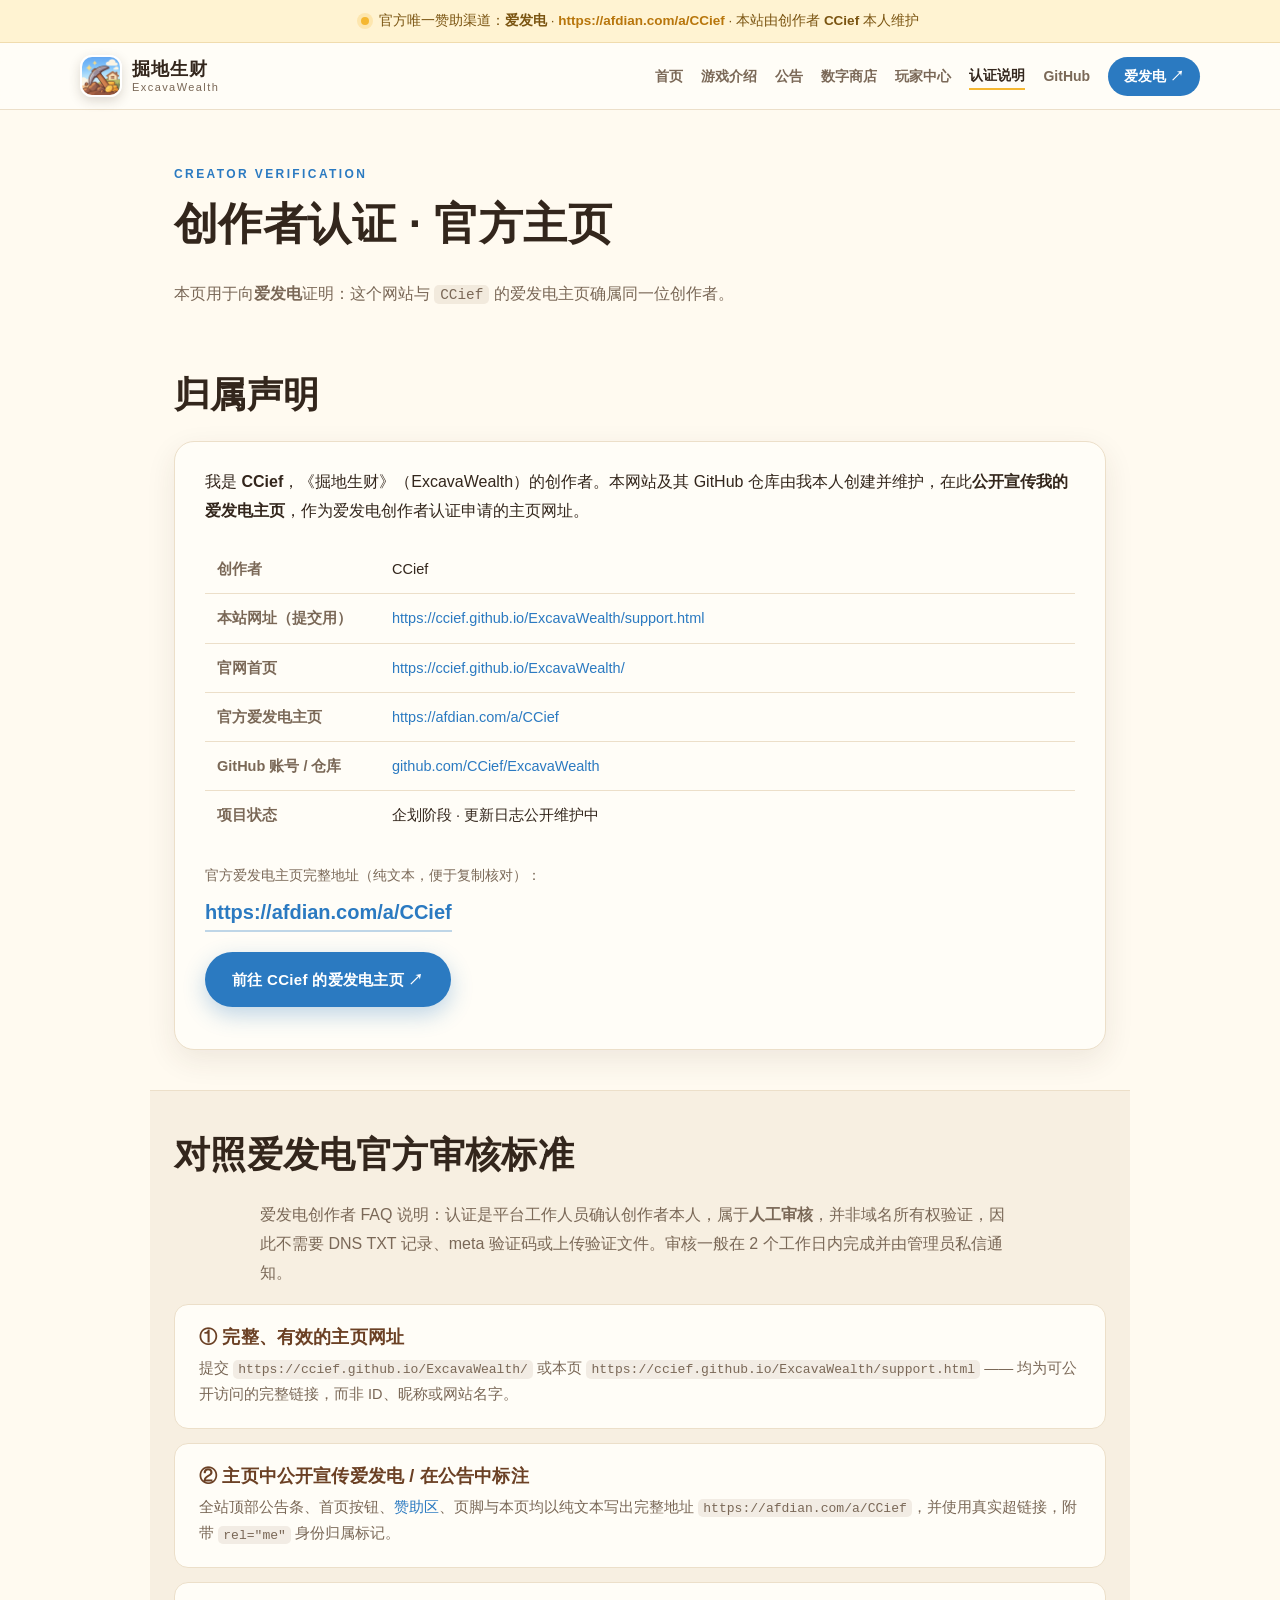
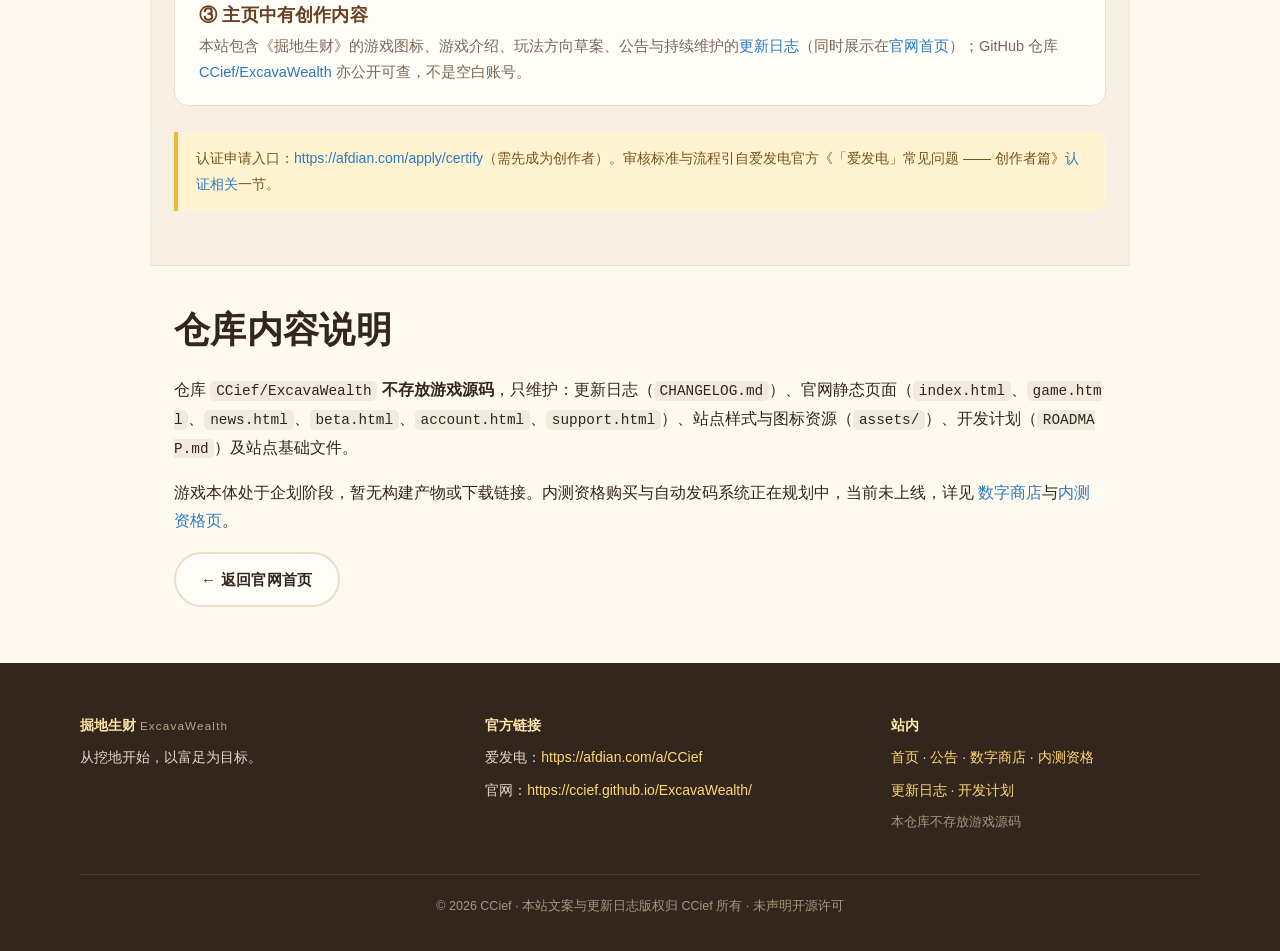
<file: support.html>
<!doctype html>
<html lang="zh-CN">
<head>
<meta charset="utf-8">
<meta name="viewport" content="width=device-width, initial-scale=1">
<title>创作者认证 · 官方主页 | 掘地生财 ExcavaWealth</title>
<meta name="description" content="《掘地生财》官网的创作者认证专页：本站由 CCief 本人维护，官方爱发电主页为 https://afdian.com/a/CCief，用于爱发电创作者认证申请。">
<meta name="author" content="CCief">
<meta name="theme-color" content="#4fa3e3">
<link rel="canonical" href="https://ccief.github.io/ExcavaWealth/support.html">
<link rel="me" href="https://afdian.com/a/CCief">
<link rel="icon" href="favicon.ico" sizes="any">
<link rel="apple-touch-icon" href="assets/icon.png">
<link rel="stylesheet" href="assets/site.css">
</head>
<body>
<a class="skip" href="#main">跳到主要内容</a>

<div class="topbar">
  <span class="topbar-dot" aria-hidden="true"></span>
  <span>官方唯一赞助渠道：<strong>爱发电</strong> · <a href="https://afdian.com/a/CCief" rel="me">https://afdian.com/a/CCief</a> · 本站由创作者 <strong>CCief</strong> 本人维护</span>
</div>

<header class="site-header">
  <a class="brand" href="./">
    <img class="brand-icon" src="assets/icon.png" alt="《掘地生财》游戏图标" width="42" height="42">
    <span class="brand-text"><b>掘地生财</b><small>ExcavaWealth</small></span>
  </a>
  <nav aria-label="主导航">
    <a href="./">首页</a>
    <a href="game.html">游戏介绍</a>
    <a href="news.html">公告</a>
    <a href="store.html">数字商店</a>
    <a href="account.html">玩家中心</a>
    <a href="support.html" aria-current="page">认证说明</a>
    <a href="https://github.com/CCief/ExcavaWealth">GitHub</a>
    <a class="nav-cta" href="https://afdian.com/a/CCief" rel="me">爱发电 ↗</a>
  </nav>
</header>

<main id="main" class="page-main">
  <div class="page-head">
    <p class="kicker">CREATOR VERIFICATION</p>
    <h1>创作者认证 · 官方主页</h1>
    <p class="lead">本页用于向<strong>爱发电</strong>证明：这个网站与 <code>CCief</code> 的爱发电主页确属同一位创作者。</p>
  </div>

  <section class="section" aria-labelledby="claim-title">
    <h2 id="claim-title">归属声明</h2>
    <div class="claim">
      <p>我是 <strong>CCief</strong>，《掘地生财》（ExcavaWealth）的创作者。本网站及其 GitHub 仓库由我本人创建并维护，在此<strong>公开宣传我的爱发电主页</strong>，作为爱发电创作者认证申请的主页网址。</p>
      <table class="fact-table">
        <tbody>
          <tr><th scope="row">创作者</th><td>CCief</td></tr>
          <tr><th scope="row">本站网址（提交用）</th><td><a href="https://ccief.github.io/ExcavaWealth/support.html">https://ccief.github.io/ExcavaWealth/support.html</a></td></tr>
          <tr><th scope="row">官网首页</th><td><a href="https://ccief.github.io/ExcavaWealth/">https://ccief.github.io/ExcavaWealth/</a></td></tr>
          <tr><th scope="row">官方爱发电主页</th><td><a href="https://afdian.com/a/CCief" rel="me">https://afdian.com/a/CCief</a></td></tr>
          <tr><th scope="row">GitHub 账号 / 仓库</th><td><a href="https://github.com/CCief/ExcavaWealth">github.com/CCief/ExcavaWealth</a></td></tr>
          <tr><th scope="row">项目状态</th><td>企划阶段 · 更新日志公开维护中</td></tr>
        </tbody>
      </table>
      <p class="support-url-label">官方爱发电主页完整地址（纯文本，便于复制核对）：</p>
      <p class="support-url"><a href="https://afdian.com/a/CCief" rel="me">https://afdian.com/a/CCief</a></p>
      <p><a class="btn btn-sky" href="https://afdian.com/a/CCief" rel="me">前往 CCief 的爱发电主页 ↗</a></p>
    </div>
  </section>

  <section class="section section-alt" aria-labelledby="criteria-title">
    <h2 id="criteria-title">对照爱发电官方审核标准</h2>
    <p class="lead">爱发电创作者 FAQ 说明：认证是平台工作人员确认创作者本人，属于<strong>人工审核</strong>，并非域名所有权验证，因此不需要 DNS TXT 记录、meta 验证码或上传验证文件。审核一般在 2 个工作日内完成并由管理员私信通知。</p>
    <ol class="criteria">
      <li>
        <h3>① 完整、有效的主页网址</h3>
        <p>提交 <code>https://ccief.github.io/ExcavaWealth/</code> 或本页 <code>https://ccief.github.io/ExcavaWealth/support.html</code> —— 均为可公开访问的完整链接，而非 ID、昵称或网站名字。</p>
      </li>
      <li>
        <h3>② 主页中公开宣传爱发电 / 在公告中标注</h3>
        <p>全站顶部公告条、首页按钮、<a href="./#support">赞助区</a>、页脚与本页均以纯文本写出完整地址 <code>https://afdian.com/a/CCief</code>，并使用真实超链接，附带 <code>rel="me"</code> 身份归属标记。</p>
      </li>
      <li>
        <h3>③ 主页中有创作内容</h3>
        <p>本站包含《掘地生财》的游戏图标、游戏介绍、玩法方向草案、公告与持续维护的<a href="CHANGELOG.md">更新日志</a>（同时展示在<a href="./#changelog">官网首页</a>）；GitHub 仓库 <a href="https://github.com/CCief/ExcavaWealth">CCief/ExcavaWealth</a> 亦公开可查，不是空白账号。</p>
      </li>
    </ol>
    <p class="note">认证申请入口：<a href="https://afdian.com/apply/certify">https://afdian.com/apply/certify</a>（需先成为创作者）。审核标准与流程引自爱发电官方《「爱发电」常见问题 —— 创作者篇》<a href="https://afdian.com/p/3e5a90c68b4a11e8995852540025c377">认证相关</a>一节。</p>
  </section>

  <section class="section" aria-labelledby="scope-title">
    <h2 id="scope-title">仓库内容说明</h2>
    <p>仓库 <code>CCief/ExcavaWealth</code> <strong>不存放游戏源码</strong>，只维护：更新日志（<code>CHANGELOG.md</code>）、官网静态页面（<code>index.html</code>、<code>game.html</code>、<code>news.html</code>、<code>beta.html</code>、<code>account.html</code>、<code>support.html</code>）、站点样式与图标资源（<code>assets/</code>）、开发计划（<code>ROADMAP.md</code>）及站点基础文件。</p>
    <p>游戏本体处于企划阶段，暂无构建产物或下载链接。内测资格购买与自动发码系统正在规划中，当前未上线，详见 <a href="store.html">数字商店</a>与<a href="beta.html">内测资格页</a>。</p>
    <p><a class="btn btn-outline" href="./">← 返回官网首页</a></p>
  </section>
</main>

<footer class="site-footer">
  <div class="footer-grid">
    <div>
      <p class="footer-title">掘地生财 <small>ExcavaWealth</small></p>
      <p>从挖地开始，以富足为目标。</p>
    </div>
    <div>
      <p class="footer-title">官方链接</p>
      <p>爱发电：<a href="https://afdian.com/a/CCief" rel="me">https://afdian.com/a/CCief</a></p>
      <p>官网：<a href="https://ccief.github.io/ExcavaWealth/">https://ccief.github.io/ExcavaWealth/</a></p>
    </div>
    <div>
      <p class="footer-title">站内</p>
      <p><a href="./">首页</a> · <a href="news.html">公告</a> · <a href="store.html">数字商店</a> · <a href="beta.html">内测资格</a></p>
      <p><a href="CHANGELOG.md">更新日志</a> · <a href="ROADMAP.md">开发计划</a></p>
      <p class="footer-muted">本仓库不存放游戏源码</p>
    </div>
  </div>
  <p class="copyright">© 2026 CCief · 本站文案与更新日志版权归 CCief 所有 · 未声明开源许可</p>
</footer>
</body>
</html>
</file>
<file: assets/site.css>
/* 掘地生财 ExcavaWealth — 官方站点样式
   纯 HTML / CSS，零 JavaScript；内容始终可见，动画仅作增强。
   主题取自游戏图标：天空蓝、金币黄、泥土棕、草地绿、奶油白。 */

:root {
  --sky: #4fa3e3;
  --sky-deep: #2b7ac1;
  --sky-soft: #e9f5ff;
  --gold: #f5b731;
  --gold-deep: #b8760c;
  --gold-soft: #fff3d2;
  --soil: #6b4024;
  --soil-deep: #3d2a1c;
  --soil-soft: #f6e8d3;
  --grass: #84b84c;
  --grass-soft: #edf7dc;
  --cream: #fffaf0;
  --surface: #fffdf7;
  --surface-alt: #f7efe1;
  --ink: #33261c;
  --muted: #7a6857;
  --line: #ecdfc9;
  --dark: #33261c;
  --dark-2: #4a3423;
  --radius: 20px;
  --shadow: 0 10px 30px rgba(61, 42, 28, .09);
  --shadow-lg: 0 22px 50px rgba(61, 42, 28, .16);
  --font: -apple-system, BlinkMacSystemFont, "Segoe UI", "PingFang SC",
          "Microsoft YaHei", "Noto Sans CJK SC", "Source Han Sans SC", sans-serif;
}

*, *::before, *::after { box-sizing: border-box; }
html { scroll-behavior: smooth; }
body {
  margin: 0;
  background: var(--cream);
  color: var(--ink);
  font-family: var(--font);
  font-size: 16px;
  line-height: 1.8;
  -webkit-font-smoothing: antialiased;
}
a { color: var(--sky-deep); text-decoration: none; }
a:hover { text-decoration: underline; }
h1, h2, h3, h4 { line-height: 1.35; margin: 0 0 .6em; font-weight: 800; letter-spacing: .01em; }
p { margin: 0 0 1em; }
/* height:auto 必须保留：HTML 的 height="640" 会作为呈现提示变成固定高度，
   若只覆盖 width 就会把正方形图标压成竖长条。 */
img { max-width: 100%; height: auto; display: block; }
code {
  font-family: "SFMono-Regular", Consolas, "Liberation Mono", monospace;
  font-size: .9em;
  background: rgba(107, 64, 36, .09);
  padding: .12em .4em;
  border-radius: 5px;
  word-break: break-all;
}
.skip {
  position: absolute; left: -9999px; top: 0; z-index: 100;
  background: var(--surface); padding: 10px 16px; border-radius: 8px;
}
.skip:focus { left: 12px; top: 12px; }
.sr-only {
  position: absolute; width: 1px; height: 1px; padding: 0; margin: -1px;
  overflow: hidden; clip: rect(0, 0, 0, 0); white-space: nowrap; border: 0;
}

/* ---------- 顶部公告：爱发电公开标注 ---------- */
.topbar {
  display: flex; align-items: center; justify-content: center; gap: 10px;
  flex-wrap: wrap;
  padding: 9px 20px;
  background: var(--gold-soft);
  border-bottom: 1px solid #f0dcae;
  color: #7a5411;
  font-size: 13.5px;
  text-align: center;
}
.topbar a { color: var(--gold-deep); font-weight: 700; }
.topbar-dot {
  width: 8px; height: 8px; border-radius: 50%;
  background: var(--gold);
  box-shadow: 0 0 0 4px rgba(245, 183, 49, .22);
  flex: none;
}

/* ---------- 导航 ---------- */
.site-header {
  position: sticky; top: 0; z-index: 20;
  display: flex; align-items: center; justify-content: space-between;
  gap: 18px; flex-wrap: wrap;
  padding: 12px max(24px, calc((100vw - 1120px) / 2));
  background: rgba(255, 253, 247, .94);
  backdrop-filter: blur(12px);
  border-bottom: 1px solid var(--line);
}
.brand { display: inline-flex; align-items: center; gap: 10px; color: var(--ink); }
.brand:hover { text-decoration: none; }
.brand-icon {
  width: 42px; height: 42px; border-radius: 12px;
  object-fit: cover;
  border: 2px solid #fff;
  box-shadow: 0 4px 12px rgba(61, 42, 28, .18);
}
.brand-text { display: flex; flex-direction: column; line-height: 1.25; }
.brand-text b { font-size: 18px; letter-spacing: .06em; }
.brand-text small { color: var(--muted); font-size: 11px; letter-spacing: .13em; }
.site-header nav { display: flex; align-items: center; gap: 18px; flex-wrap: wrap; font-size: 14px; }
.site-header nav a { color: var(--muted); font-weight: 650; }
.site-header nav a:hover, .site-header nav a[aria-current="page"] { color: var(--ink); text-decoration: none; }
.site-header nav a[aria-current="page"] { border-bottom: 2px solid var(--gold); }
.site-header nav .nav-cta {
  color: #fff; background: var(--sky-deep);
  padding: 7px 16px; border-radius: 999px;
  border-bottom: 0;
}
.site-header nav .nav-cta:hover { background: var(--sky); color: #fff; text-decoration: none; }

/* ---------- Hero ---------- */
.hero {
  position: relative; overflow: hidden;
  background: linear-gradient(170deg, #79bdf0 0%, #a8d9f6 46%, #dff1fc 100%);
  border-bottom: 1px solid #cfe6f7;
}
.hero::before, .hero::after {
  content: ""; position: absolute; border-radius: 50%;
  background: rgba(255, 255, 255, .72); pointer-events: none;
}
.hero::before { width: 180px; height: 56px; left: 6%; top: 12%; box-shadow: 62px -18px 0 8px rgba(255,255,255,.72), 120px 6px 0 2px rgba(255,255,255,.6); }
.hero::after { width: 130px; height: 44px; right: 8%; top: 22%; box-shadow: 54px -14px 0 6px rgba(255,255,255,.66); }
.hero-inner {
  position: relative; z-index: 1;
  max-width: 1120px; margin: 0 auto;
  padding: 66px 24px 72px;
}
.hero-grid { display: grid; grid-template-columns: 1.1fr .9fr; gap: 52px; align-items: center; }
.hero-copy { max-width: 580px; }
.eyebrow {
  display: inline-block; margin-bottom: 20px;
  font-size: 12.5px; letter-spacing: .14em; font-weight: 700;
  color: #1e5f9c;
  background: rgba(255, 255, 255, .78);
  border: 1px solid rgba(43, 122, 193, .28);
  border-radius: 999px; padding: 5px 16px;
}
.hero h1 {
  font-size: clamp(46px, 7.4vw, 82px);
  letter-spacing: .1em; margin: 0 0 2px;
  color: var(--soil-deep);
  text-shadow: 0 3px 0 rgba(255, 255, 255, .55);
}
.hero-en {
  margin: 0 0 22px; color: #2b7ac1;
  font-size: 13px; letter-spacing: .4em; text-transform: uppercase; font-weight: 700;
}
.tagline {
  font-size: clamp(19px, 2.5vw, 25px);
  color: var(--soil); font-weight: 750; margin-bottom: 18px;
}
.hero-desc { color: #4a382a; font-size: 15.5px; line-height: 2; margin-bottom: 28px; }
.hero-actions { display: flex; gap: 12px; flex-wrap: wrap; margin-bottom: 24px; }
.btn {
  display: inline-block; padding: 12px 25px; border-radius: 999px;
  font-size: 15px; font-weight: 750; letter-spacing: .02em;
  border: 2px solid transparent;
  transition: transform .2s ease, box-shadow .2s ease, background .2s ease;
}
.btn:hover { text-decoration: none; transform: translateY(-2px); }
.btn-gold {
  background: var(--gold); color: var(--soil-deep);
  border-color: #d99a19;
  box-shadow: 0 6px 0 #d99a19, 0 12px 24px rgba(184, 118, 12, .24);
}
.btn-gold:hover { background: #ffc746; box-shadow: 0 6px 0 #d99a19, 0 16px 28px rgba(184, 118, 12, .3); }
.btn-sky { background: var(--sky-deep); color: #fff; box-shadow: 0 8px 22px rgba(43, 122, 193, .3); }
.btn-sky:hover { background: var(--sky); color: #fff; }
.btn-outline { border-color: var(--line); background: var(--surface); color: var(--ink); }
.btn-outline:hover { background: var(--surface-alt); }
.btn-soft { border-color: rgba(43, 122, 193, .35); background: rgba(255,255,255,.8); color: var(--sky-deep); }
.btn-soft:hover { background: #fff; }
.btn.is-disabled, .btn[aria-disabled="true"] {
  background: #e8e0d2; color: #8b7b68; border-color: #d8ccb8;
  box-shadow: none; cursor: not-allowed; transform: none;
}
.btn.is-disabled:hover, .btn[aria-disabled="true"]:hover { transform: none; }
.hero-status { margin: 0; font-size: 13px; color: #3f5d75; }
.status-pill {
  display: inline-block; margin-right: 6px; padding: 2px 11px;
  border-radius: 999px; background: rgba(255, 255, 255, .85);
  color: #1e5f9c; font-size: 12px; font-weight: 700;
}
.hero-art { position: relative; }
.hero-art img {
  width: 100%; height: auto;
  aspect-ratio: 1 / 1; object-fit: cover;
  border-radius: 30px;
  border: 7px solid #fff;
  box-shadow: var(--shadow-lg);
  transform: rotate(-2deg);
}
.hero-art figcaption {
  margin-top: 14px; text-align: center;
  font-size: 12.5px; color: #3f5d75;
}

/* ---------- 通用区块 ---------- */
.section { max-width: 1120px; margin: 0 auto; padding: 68px 24px; }
.section-alt {
  max-width: none;
  background: var(--surface-alt);
  border-top: 1px solid var(--line);
  border-bottom: 1px solid var(--line);
}
.section-alt > * { max-width: 1072px; margin-left: auto; margin-right: auto; }
.section-head { margin-bottom: 36px; }
.kicker {
  font-size: 12px; letter-spacing: .2em; font-weight: 800;
  color: var(--sky-deep); text-transform: uppercase; margin-bottom: 8px;
}
.section h2 { font-size: clamp(26px, 4vw, 36px); }
.section h3 { font-size: 20px; }
.lead { color: var(--muted); font-size: 16px; max-width: 760px; }
.note {
  margin-top: 26px; padding: 14px 18px;
  background: var(--gold-soft); border-left: 4px solid var(--gold);
  border-radius: 0 12px 12px 0; color: #785318; font-size: 14px;
}
.callout {
  padding: 20px 24px; border-radius: 16px;
  background: var(--sky-soft); border: 1px solid #cfe6f7;
  color: #245c92; font-size: 14.5px;
}
.callout strong { color: #17497a; }

.grid-2 { display: grid; grid-template-columns: repeat(2, 1fr); gap: 20px; }
.grid-3 { display: grid; grid-template-columns: repeat(3, 1fr); gap: 20px; }
.grid-4 { display: grid; grid-template-columns: repeat(4, 1fr); gap: 18px; }
.card {
  position: relative;
  background: var(--surface); border: 1px solid var(--line);
  border-radius: var(--radius); padding: 26px 22px 24px;
  box-shadow: var(--shadow);
  transition: transform .25s ease, box-shadow .25s ease;
  animation: rise .6s ease-out backwards;
}
.card:nth-child(2) { animation-delay: .07s; }
.card:nth-child(3) { animation-delay: .14s; }
.card:nth-child(4) { animation-delay: .21s; }
.card:hover { transform: translateY(-5px); box-shadow: var(--shadow-lg); }
.card-num { font-size: 12px; letter-spacing: .16em; color: var(--gold-deep); font-weight: 800; }
.card h3 { font-size: 24px; margin: 8px 0 8px; color: var(--soil); }
.card p { color: var(--muted); font-size: 14.5px; margin: 0; }
.card-icon {
  display: grid; place-items: center;
  width: 46px; height: 46px; border-radius: 14px;
  background: var(--gold-soft); font-size: 22px; margin-bottom: 14px;
}

/* ---------- 状态 / 徽章 ---------- */
.pill {
  display: inline-block; padding: 2px 11px; border-radius: 999px;
  font-size: 12px; font-weight: 750; letter-spacing: .02em;
}
.pill-sky { background: var(--sky-soft); color: var(--sky-deep); }
.pill-gold { background: var(--gold-soft); color: var(--gold-deep); }
.pill-grass { background: var(--grass-soft); color: #4e7a22; }
.pill-muted { background: var(--surface-alt); color: var(--muted); }
.status-strip {
  display: flex; align-items: center; gap: 16px; flex-wrap: wrap;
  background: var(--surface); border: 1px solid var(--line);
  border-radius: var(--radius); padding: 20px 24px; box-shadow: var(--shadow);
}
.status-strip .kicker { margin: 0; }
.status-strip strong { font-size: 17px; }

/* ---------- 公告 ---------- */
.news-list { display: grid; gap: 14px; }
.news-item {
  background: var(--surface); border: 1px solid var(--line);
  border-radius: 16px; padding: 20px 24px; box-shadow: var(--shadow);
}
.news-meta { display: flex; align-items: center; gap: 12px; flex-wrap: wrap; margin-bottom: 8px; }
.news-meta time { font-weight: 750; color: var(--soil); font-size: 14px; }
.news-item h3 { font-size: 19px; margin-bottom: 6px; }
.news-item p { color: var(--muted); font-size: 14.5px; margin: 0; }
.news-item ul { margin: 0; padding-left: 20px; color: #4d4033; font-size: 14.5px; }
.empty-state {
  padding: 26px; border: 1px dashed var(--line); border-radius: 16px;
  color: var(--muted); background: var(--surface); font-size: 14.5px;
}

/* ---------- 时间线 / 开发进度 ---------- */
.timeline { list-style: none; margin: 0; padding: 0 0 0 24px; border-left: 3px solid var(--gold-soft); }
.timeline li { position: relative; padding: 0 0 26px 22px; }
.timeline li::before {
  content: ""; position: absolute; left: -33px; top: 6px;
  width: 15px; height: 15px; border-radius: 50%;
  background: var(--gold); border: 3px solid var(--cream);
}
.timeline h3 { font-size: 18px; margin-bottom: 4px; }
.timeline p { color: var(--muted); font-size: 14.5px; margin: 0; }

/* ---------- 数字商店 ---------- */
.breadcrumb { font-size: 13px; color: var(--muted); margin: 0 0 10px; }
.breadcrumb a { font-weight: 700; }
.store-grid { display: grid; grid-template-columns: repeat(2, 1fr); gap: 20px; align-items: stretch; }
.store-card {
  display: flex; flex-direction: column;
  background: var(--surface); border: 1px solid var(--line);
  border-radius: var(--radius); overflow: hidden; box-shadow: var(--shadow);
  transition: transform .25s ease, box-shadow .25s ease;
}
.store-card:hover { transform: translateY(-4px); box-shadow: var(--shadow-lg); }
.store-card--featured { border: 2px solid var(--gold); }
.store-card--empty { border-style: dashed; background: transparent; box-shadow: none; }
.store-card--empty:hover { transform: none; box-shadow: none; }
.store-cover {
  position: relative; aspect-ratio: 3 / 1;
  background: linear-gradient(160deg, #a8d9f6 0%, #dff1fc 62%, #fff3d2 100%);
  display: grid; place-items: center;
  padding: 0; overflow: hidden;
}
/* 横幅封面：比例与 assets/banner.png (1920x640, 3:1) 一致。
   必须显式写 height:auto —— 旧的 height:100% 在 grid + aspect-ratio 容器里
   无法解析，图片会按固有比例撑高后被 overflow:hidden 裁掉。
   object-fit 用 contain 而非 cover，任何比例的图片都只缩放、不裁切。 */
.store-cover--image { display: block; }
.store-cover--image img {
  width: 100%; height: auto;
  aspect-ratio: 3 / 1; object-fit: contain;
  display: block;
}
.store-cover-glyph { font-size: 52px; line-height: 1; opacity: .6; }
.store-badge { position: absolute; top: 12px; left: 12px; display: flex; gap: 8px; flex-wrap: wrap; }
.store-body { padding: 22px 24px 24px; display: flex; flex-direction: column; flex: 1; }
.store-body h2, .store-body h3 { font-size: 23px; margin-bottom: 4px; }
.store-kicker { font-size: 12px; letter-spacing: .14em; font-weight: 800; color: var(--sky-deep); margin-bottom: 8px; }
.store-price { display: flex; align-items: baseline; gap: 10px; flex-wrap: wrap; margin: 8px 0 14px; }
.store-price b { font-size: 38px; line-height: 1.1; color: var(--gold-deep); }
.store-price span { font-size: 13px; color: var(--muted); }
.store-desc { color: var(--muted); font-size: 14.5px; margin: 0 0 14px; }
.store-actions { margin-top: auto; padding-top: 18px; display: flex; gap: 10px; flex-wrap: wrap; align-items: center; }
.store-state { font-size: 13px; color: var(--muted); }

/* ---------- 内测资格 / 商品 ---------- */
.product-card {
  background: var(--surface); border: 2px solid var(--gold);
  border-radius: 24px; padding: 32px 34px; box-shadow: var(--shadow-lg);
}
.product-card h2 { font-size: 27px; }
.price { display: flex; align-items: baseline; gap: 8px; margin: 6px 0 18px; }
.price b { font-size: 52px; line-height: 1.1; color: var(--gold-deep); }
.price span { color: var(--muted); font-size: 14px; }
.product-list { list-style: none; margin: 0 0 24px; padding: 0; }
.product-list li { padding: 7px 0 7px 26px; position: relative; font-size: 14.5px; color: #4d4033; }
.product-list li::before {
  content: ""; position: absolute; left: 2px; top: 15px;
  width: 9px; height: 9px; border-radius: 50%; background: var(--grass);
}
.steps { counter-reset: step; display: grid; gap: 12px; margin: 0; padding: 0; list-style: none; }
.steps li {
  counter-increment: step;
  display: flex; gap: 14px; align-items: flex-start;
  background: var(--surface); border: 1px solid var(--line);
  border-radius: 14px; padding: 16px 20px; font-size: 14.5px;
}
.steps li::before {
  content: counter(step); flex: none;
  display: grid; place-items: center;
  width: 28px; height: 28px; border-radius: 50%;
  background: var(--sky-soft); color: var(--sky-deep); font-weight: 800; font-size: 13px;
}
.steps li p { margin: 0; }
.steps li .step-state { display: block; font-size: 12.5px; color: var(--muted); margin-top: 2px; }
.faq { display: grid; gap: 12px; }
.faq-item { background: var(--surface); border: 1px solid var(--line); border-radius: 14px; padding: 18px 22px; }
.faq-item h3 { font-size: 17px; margin-bottom: 6px; }
.faq-item p { margin: 0; color: var(--muted); font-size: 14.5px; }

/* ---------- 更新日志 ---------- */
.log-entry {
  background: var(--surface); border: 1px solid var(--line);
  border-radius: var(--radius); padding: 28px 32px; box-shadow: var(--shadow);
}
.log-meta { display: flex; align-items: center; gap: 12px; margin-bottom: 10px; }
.log-meta time { font-weight: 750; color: var(--gold-deep); letter-spacing: .04em; }
.log-tag { font-size: 12px; color: var(--sky-deep); background: var(--sky-soft); border-radius: 999px; padding: 2px 12px; font-weight: 700; }
.log-entry h3 { font-size: 21px; }
.log-entry ul { margin: 0 0 14px; padding-left: 22px; color: #4d4033; font-size: 15px; }
.log-entry li { margin-bottom: 8px; }
.log-note { margin: 0; padding-top: 12px; border-top: 1px dashed var(--line); color: var(--muted); font-size: 13.5px; }

/* ---------- 赞助 / 认证 ---------- */
.support-card {
  background: var(--surface); border: 1px solid var(--line);
  border-radius: 24px; padding: 40px 44px; box-shadow: var(--shadow);
  border-top: 4px solid var(--sky);
}
.support-card h2 { font-size: clamp(26px, 4vw, 34px); }
.support-url-label { margin: 24px 0 6px; font-size: 14px; color: var(--muted); }
.support-url { margin: 0 0 20px; }
.support-url a {
  display: inline-block; font-size: clamp(15px, 2.4vw, 20px); font-weight: 800;
  color: var(--sky-deep); word-break: break-all;
  border-bottom: 2px solid rgba(43, 122, 193, .3);
}
.verify { margin-top: 32px; padding: 22px 26px; background: var(--sky-soft); border-radius: 14px; }
.verify h3 { font-size: 19px; color: #1e5f9c; }
.verify p, .verify li { font-size: 14.5px; color: #345d82; }
.verify ol { margin: 0; padding-left: 22px; }
.verify li { margin-bottom: 10px; }
.verify code { background: rgba(43, 122, 193, .1); }

/* ---------- 内页 ---------- */
.page-main { max-width: 980px; margin: 0 auto; }
.page-head { padding: 54px 24px 6px; max-width: 980px; }
.page-head h1 { font-size: clamp(30px, 5vw, 44px); }
.page-main .section { padding: 40px 24px; max-width: 980px; }
.page-main .section-alt { max-width: 980px; padding: 40px 24px; }
.claim { background: var(--surface); border: 1px solid var(--line); border-radius: var(--radius); padding: 26px 30px; box-shadow: var(--shadow); }
.fact-table { width: 100%; border-collapse: collapse; margin: 20px 0 8px; font-size: 14.5px; }
.fact-table th, .fact-table td { padding: 11px 12px; border-bottom: 1px solid var(--line); text-align: left; vertical-align: top; }
.fact-table th { width: 175px; color: var(--muted); font-weight: 650; white-space: nowrap; }
.fact-table tr:last-child th, .fact-table tr:last-child td { border-bottom: 0; }
.criteria { list-style: none; margin: 0; padding: 0; }
.criteria li { background: var(--surface); border: 1px solid var(--line); border-radius: 14px; padding: 20px 24px; margin-bottom: 14px; }
.criteria h3 { font-size: 18px; color: var(--soil); margin-bottom: 6px; }
.criteria p { margin: 0; color: var(--muted); font-size: 14.5px; }
.table { width: 100%; border-collapse: collapse; font-size: 14.5px; background: var(--surface); border-radius: 14px; overflow: hidden; }
.table th, .table td { padding: 12px 14px; border-bottom: 1px solid var(--line); text-align: left; vertical-align: top; }
.table th { background: var(--surface-alt); color: var(--soil); font-weight: 750; }
.table tr:last-child th, .table tr:last-child td { border-bottom: 0; }

/* ---------- 页脚 ---------- */
.site-footer {
  background: var(--dark); color: #e6d8c5;
  padding: 50px max(24px, calc((100vw - 1120px) / 2)) 26px;
  font-size: 14px;
}
.footer-grid { display: grid; grid-template-columns: 1.2fr 1.2fr 1fr; gap: 34px; }
.footer-title { color: #ffe6ab; font-weight: 750; margin-bottom: 10px; }
.footer-title small { color: #b6a48c; font-weight: 400; letter-spacing: .1em; }
.site-footer a { color: #ffd873; }
.site-footer p { margin-bottom: 7px; }
.footer-muted { color: #a7957f; font-size: 13px; }
.copyright {
  margin: 34px 0 0; padding-top: 20px;
  border-top: 1px solid rgba(255, 255, 255, .1);
  color: #a7957f; font-size: 12.5px; text-align: center;
}

/* ---------- 动效（内容默认可见，动画只增强） ---------- */
@keyframes rise { from { transform: translateY(12px); opacity: 0; } to { transform: translateY(0); opacity: 1; } }
@keyframes float { from { transform: rotate(-2deg) translateY(0); } to { transform: rotate(-2deg) translateY(-8px); } }
.hero-art img { animation: float 6s ease-in-out infinite alternate; }

@media (max-width: 900px) {
  .site-header { justify-content: center; text-align: center; }
  .site-header nav { justify-content: center; gap: 13px; font-size: 13px; }
  .hero-grid { grid-template-columns: 1fr; gap: 34px; }
  .hero-art { max-width: 420px; margin: 0 auto; }
  .hero-copy { max-width: none; }
  .grid-4 { grid-template-columns: repeat(2, 1fr); }
  .grid-3 { grid-template-columns: repeat(2, 1fr); }
  .store-grid { grid-template-columns: 1fr; }
  .footer-grid { grid-template-columns: 1fr; gap: 20px; }
  .support-card { padding: 28px 24px; }
  .claim { padding: 22px 20px; }
  .fact-table th { width: 120px; white-space: normal; }
}
@media (max-width: 560px) {
  .grid-2, .grid-3, .grid-4 { grid-template-columns: 1fr; }
  .hero-inner { padding: 46px 20px 54px; }
  .section { padding: 50px 20px; }
  .page-head { padding: 42px 20px 4px; }
  .page-main .section, .page-main .section-alt { padding: 34px 20px; }
  .product-card { padding: 24px 20px; }
  .log-entry { padding: 22px 20px; }
  .status-strip { padding: 18px 20px; }
  .table th, .table td { padding: 10px; font-size: 13.5px; }
}
@media (prefers-reduced-motion: reduce) {
  html { scroll-behavior: auto; }
  *, *::before, *::after { animation: none !important; transition: none !important; }
}
</file>
